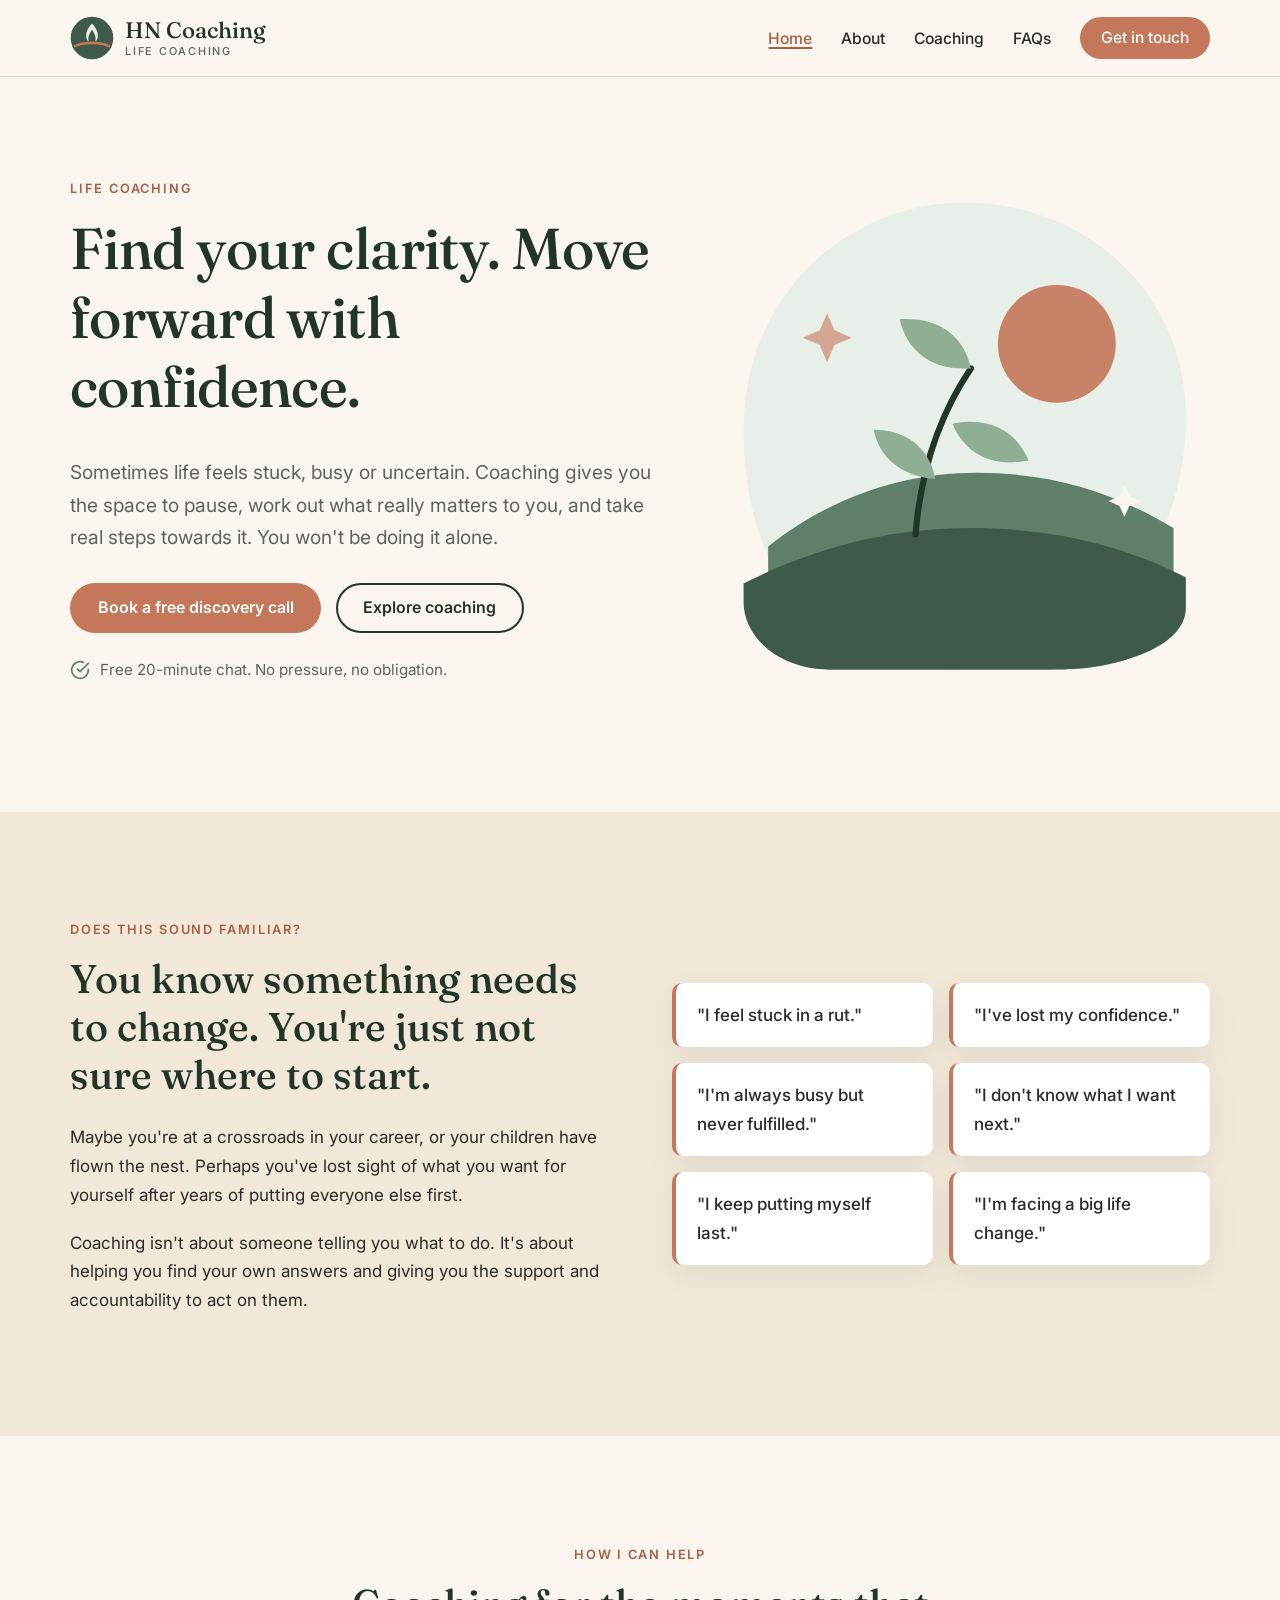
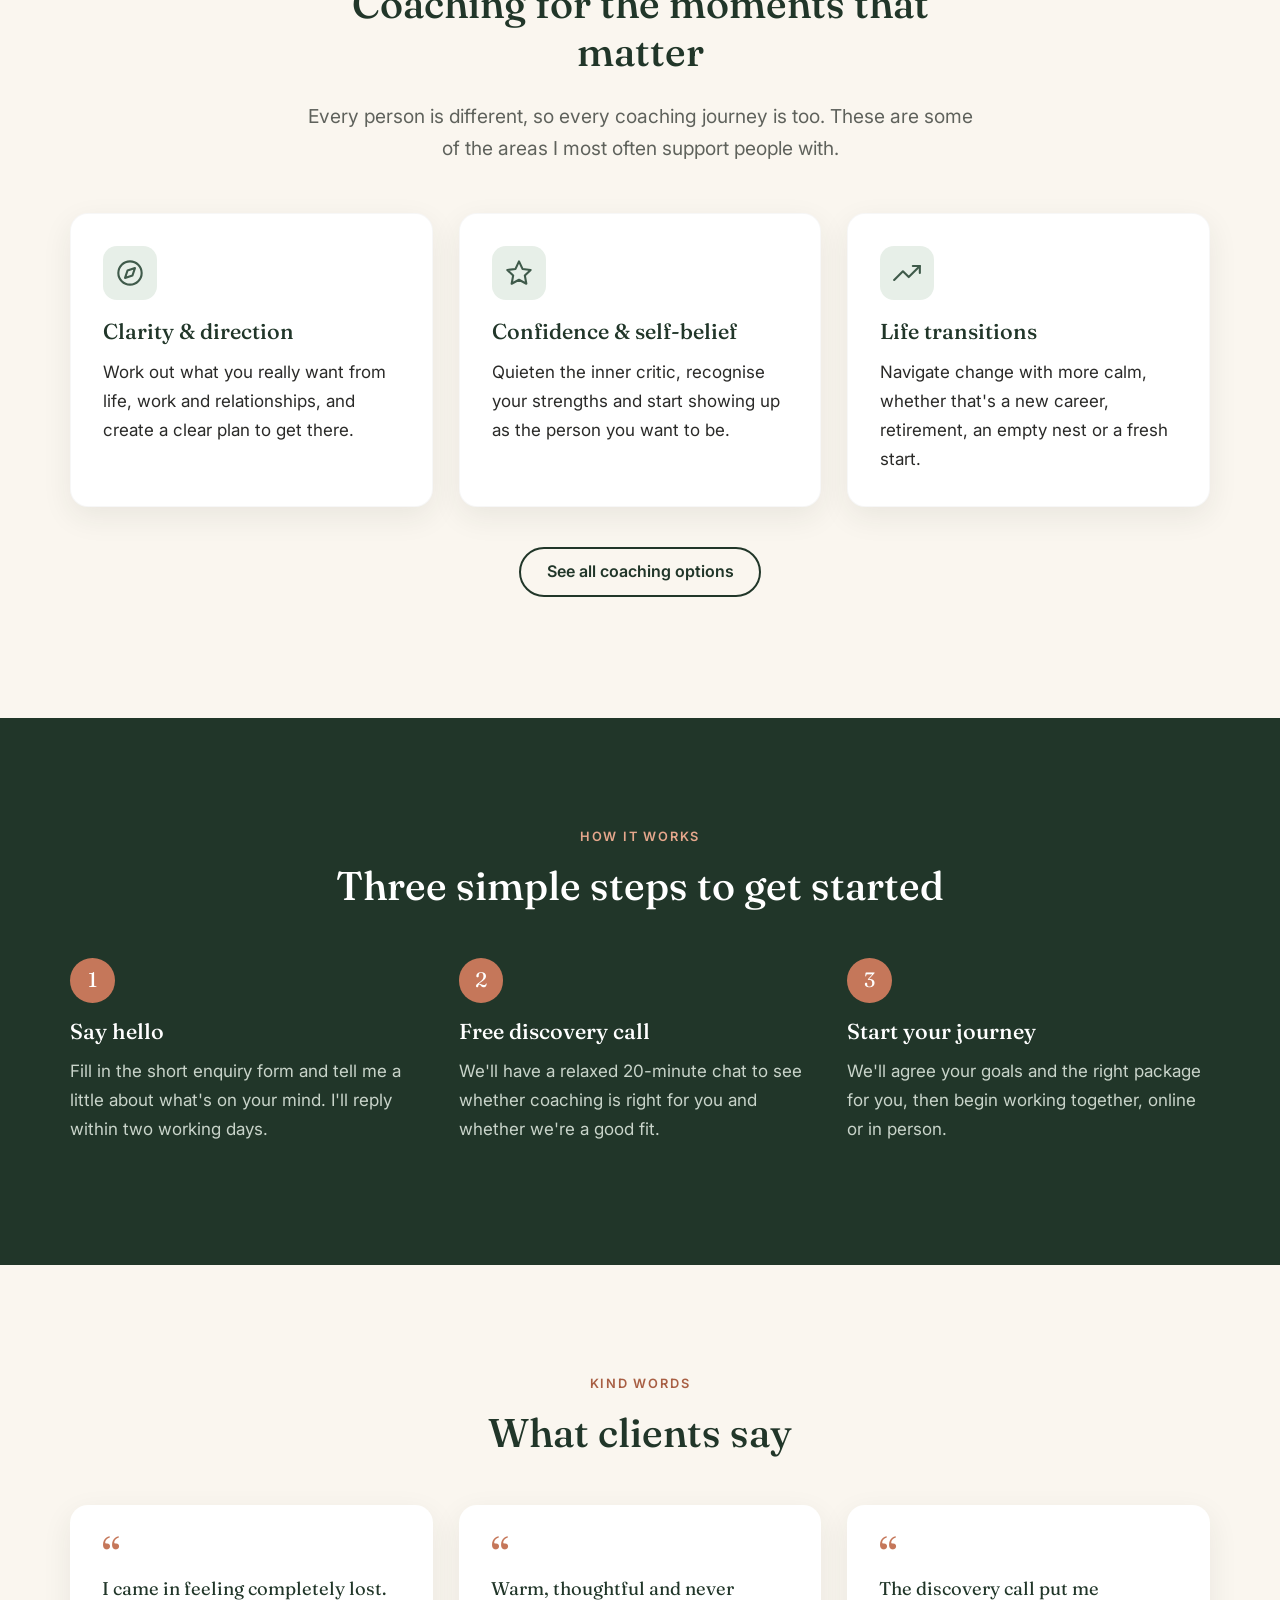
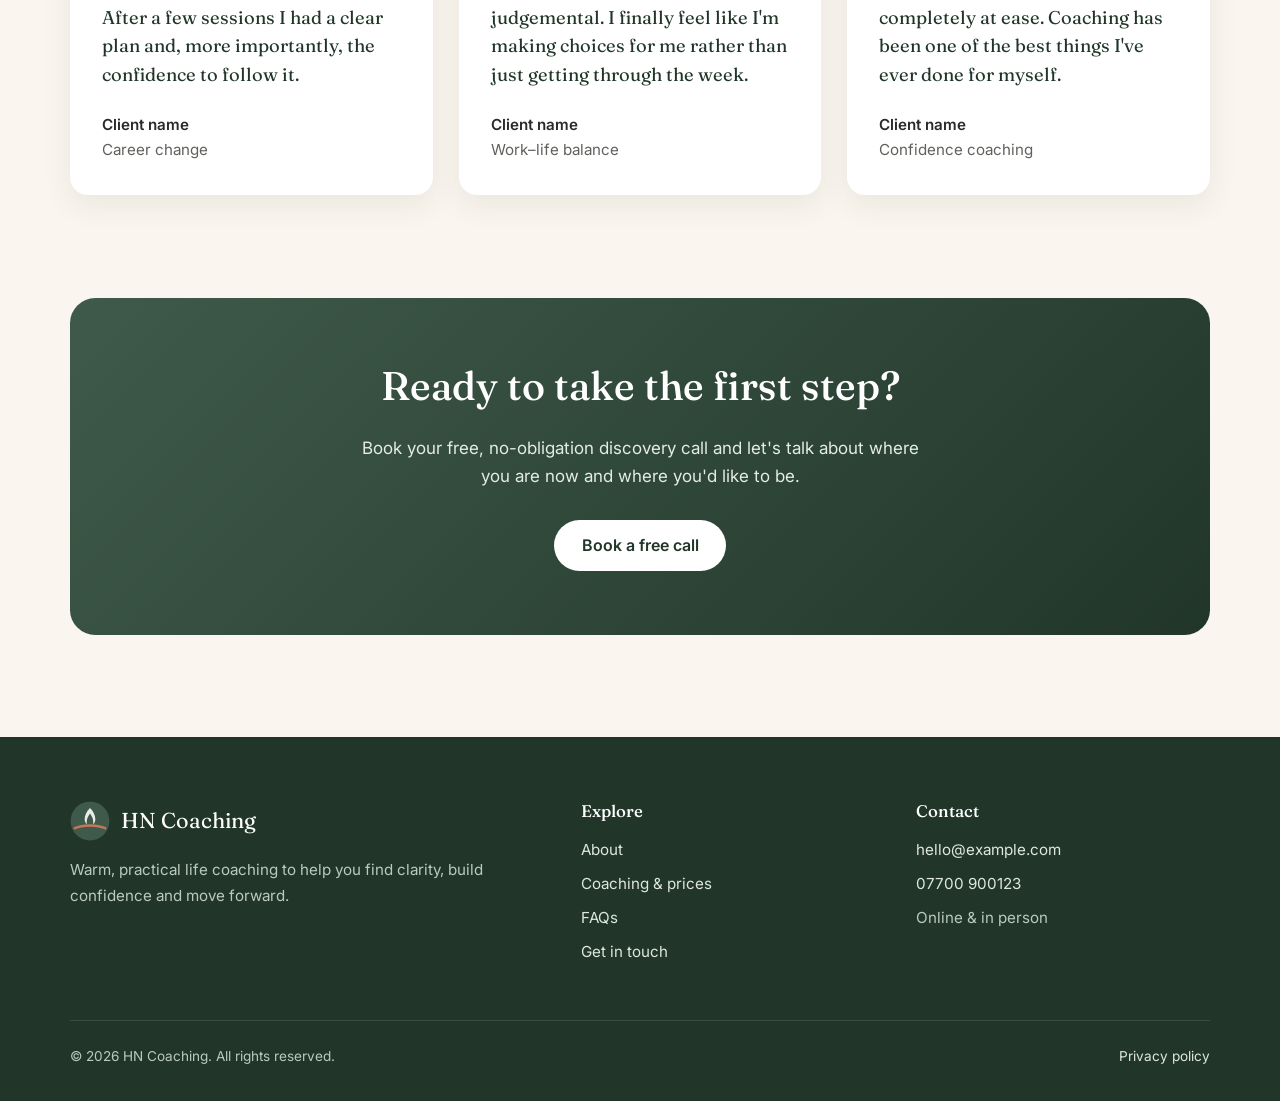
<file: index.html>
<!DOCTYPE html>
<html lang="en-GB">
<head>
  <meta charset="UTF-8">
  <meta name="viewport" content="width=device-width, initial-scale=1">
  <title>HN Coaching | Life Coaching to Help You Move Forward</title>
  <meta name="description" content="HN Coaching offers warm, practical life coaching to help you find clarity, build confidence and move forward. Book a free discovery call today.">
  <meta property="og:title" content="HN Coaching | Life Coaching">
  <meta property="og:description" content="Warm, practical life coaching to help you find clarity, build confidence and move forward.">
  <meta property="og:type" content="website">
  <link rel="icon" href="/assets/img/logo.svg" type="image/svg+xml">
  <link rel="preconnect" href="https://fonts.googleapis.com">
  <link rel="preconnect" href="https://fonts.gstatic.com" crossorigin>
  <link href="https://fonts.googleapis.com/css2?family=Fraunces:opsz,wght@9..144,400;9..144,500&family=Inter:wght@400;500;600&display=swap" rel="stylesheet">
  <link rel="stylesheet" href="/assets/css/styles.css">
  <script src="/assets/js/main.js" defer></script>
</head>
<body>
  <a class="skip-link" href="#main">Skip to content</a>

  <header class="site-header">
    <div class="container nav-wrap">
      <a class="brand" href="/">
        <img src="/assets/img/logo.svg" alt="" width="44" height="44">
        <span class="brand-name">HN Coaching<small>Life Coaching</small></span>
      </a>
      <button class="nav-toggle" aria-expanded="false" aria-controls="nav-menu" aria-label="Open menu">
        <svg viewBox="0 0 24 24" fill="none" stroke="currentColor" stroke-width="2" stroke-linecap="round"><line x1="3" y1="6" x2="21" y2="6"/><line x1="3" y1="12" x2="21" y2="12"/><line x1="3" y1="18" x2="21" y2="18"/></svg>
      </button>
      <ul class="nav-menu" id="nav-menu">
        <li><a href="/" aria-current="page">Home</a></li>
        <li><a href="/about">About</a></li>
        <li><a href="/services">Coaching</a></li>
        <li><a href="/faq">FAQs</a></li>
        <li><a class="btn btn-primary" href="/contact">Get in touch</a></li>
      </ul>
    </div>
  </header>

  <main id="main">
    <!-- Hero -->
    <section class="hero">
      <div class="container hero-grid">
        <div>
          <span class="eyebrow">Life coaching</span>
          <h1>Find your clarity. Move forward with confidence.</h1>
          <p class="lead">Sometimes life feels stuck, busy or uncertain. Coaching gives you the space to pause, work out what really matters to you, and take real steps towards it. You won't be doing it alone.</p>
          <div class="btn-row">
            <a class="btn btn-primary" href="/contact">Book a free discovery call</a>
            <a class="btn btn-outline" href="/services">Explore coaching</a>
          </div>
          <p class="hero-note">
            <svg viewBox="0 0 24 24" fill="none" stroke="currentColor" stroke-width="2" stroke-linecap="round" stroke-linejoin="round"><path d="M22 11.08V12a10 10 0 1 1-5.93-9.14"/><polyline points="22 4 12 14.01 9 11.01"/></svg>
            Free 20-minute chat. No pressure, no obligation.
          </p>
        </div>
        <div class="hero-art" aria-hidden="true">
          <svg viewBox="0 0 400 420" fill="none">
            <path d="M200 20c95 0 180 70 180 175 0 115-80 205-190 205S20 320 20 205C20 95 105 20 200 20z" fill="#e7efe8"/>
            <circle cx="275" cy="135" r="48" fill="#c5775a" opacity="0.9"/>
            <path d="M40 300c50-40 110-60 170-60s110 15 160 45v70c0 25-40 45-90 45H90c-30 0-50-20-50-45z" fill="#5f7f6b"/>
            <path d="M20 330c60-30 120-45 185-45 70 0 125 15 175 40v25c0 30-50 50-110 50H90c-40 0-70-25-70-55z" fill="#3f5a4a"/>
            <path d="M160 290c4-50 18-95 45-135" stroke="#213629" stroke-width="5" stroke-linecap="round"/>
            <path d="M205 155c-32 2-52-14-58-40 30-2 52 12 58 40z" fill="#8fae95"/>
            <path d="M190 200c30-6 52 6 62 30-30 6-52-6-62-30z" fill="#8fae95"/>
            <path d="M176 245c-28-2-46-18-50-40 26 0 45 14 50 40z" fill="#8fae95"/>
            <path d="M88 110l6 14 14 6-14 6-6 14-6-14-14-6 14-6z" fill="#c5775a" opacity="0.6"/>
            <path d="M330 250l4 9 9 4-9 4-4 9-4-9-9-4 9-4z" fill="#faf6ef"/>
          </svg>
        </div>
      </div>
    </section>

    <!-- Sound familiar -->
    <section class="section section-sand">
      <div class="container split">
        <div class="reveal">
          <span class="eyebrow">Does this sound familiar?</span>
          <h2>You know something needs to change. You're just not sure where to start.</h2>
          <p>Maybe you're at a crossroads in your career, or your children have flown the nest. Perhaps you've lost sight of what you want for yourself after years of putting everyone else first.</p>
          <p>Coaching isn't about someone telling you what to do. It's about helping you find your own answers and giving you the support and accountability to act on them.</p>
        </div>
        <div class="feelings reveal">
          <div>"I feel stuck in a rut."</div>
          <div>"I've lost my confidence."</div>
          <div>"I'm always busy but never fulfilled."</div>
          <div>"I don't know what I want next."</div>
          <div>"I keep putting myself last."</div>
          <div>"I'm facing a big life change."</div>
        </div>
      </div>
    </section>

    <!-- How I can help -->
    <section class="section">
      <div class="container">
        <div class="section-head reveal">
          <span class="eyebrow">How I can help</span>
          <h2>Coaching for the moments that matter</h2>
          <p class="lead">Every person is different, so every coaching journey is too. These are some of the areas I most often support people with.</p>
        </div>
        <div class="grid grid-3">
          <article class="card reveal">
            <div class="card-icon"><svg viewBox="0 0 24 24" fill="none" stroke="currentColor" stroke-width="1.8" stroke-linecap="round" stroke-linejoin="round"><circle cx="12" cy="12" r="10"/><polygon points="16.24 7.76 14.12 14.12 7.76 16.24 9.88 9.88 16.24 7.76"/></svg></div>
            <h3>Clarity &amp; direction</h3>
            <p>Work out what you really want from life, work and relationships, and create a clear plan to get there.</p>
          </article>
          <article class="card reveal">
            <div class="card-icon"><svg viewBox="0 0 24 24" fill="none" stroke="currentColor" stroke-width="1.8" stroke-linecap="round" stroke-linejoin="round"><path d="M12 2l3 6.5 7 .9-5 4.8 1.3 7L12 17.8 5.7 21.2 7 14.2 2 9.4l7-.9z"/></svg></div>
            <h3>Confidence &amp; self-belief</h3>
            <p>Quieten the inner critic, recognise your strengths and start showing up as the person you want to be.</p>
          </article>
          <article class="card reveal">
            <div class="card-icon"><svg viewBox="0 0 24 24" fill="none" stroke="currentColor" stroke-width="1.8" stroke-linecap="round" stroke-linejoin="round"><polyline points="23 6 13.5 15.5 8.5 10.5 1 18"/><polyline points="17 6 23 6 23 12"/></svg></div>
            <h3>Life transitions</h3>
            <p>Navigate change with more calm, whether that's a new career, retirement, an empty nest or a fresh start.</p>
          </article>
        </div>
        <p class="center" style="margin-top:2.5rem"><a class="btn btn-outline" href="/services">See all coaching options</a></p>
      </div>
    </section>

    <!-- How it works -->
    <section class="section section-forest">
      <div class="container">
        <div class="section-head reveal">
          <span class="eyebrow" style="color:#e6a78c">How it works</span>
          <h2>Three simple steps to get started</h2>
        </div>
        <div class="grid grid-3 steps">
          <div class="step reveal">
            <h3>Say hello</h3>
            <p>Fill in the short enquiry form and tell me a little about what's on your mind. I'll reply within two working days.</p>
          </div>
          <div class="step reveal">
            <h3>Free discovery call</h3>
            <p>We'll have a relaxed 20-minute chat to see whether coaching is right for you and whether we're a good fit.</p>
          </div>
          <div class="step reveal">
            <h3>Start your journey</h3>
            <p>We'll agree your goals and the right package for you, then begin working together, online or in person.</p>
          </div>
        </div>
      </div>
    </section>

    <!-- Testimonials: EXAMPLES ONLY — replace with genuine client feedback (with their permission) before going live. -->
    <section class="section">
      <div class="container">
        <div class="section-head reveal">
          <span class="eyebrow">Kind words</span>
          <h2>What clients say</h2>
        </div>
        <div class="grid grid-3">
          <figure class="quote reveal">
            <blockquote>I came in feeling completely lost. After a few sessions I had a clear plan and, more importantly, the confidence to follow it.</blockquote>
            <cite>Client name<span>Career change</span></cite>
          </figure>
          <figure class="quote reveal">
            <blockquote>Warm, thoughtful and never judgemental. I finally feel like I'm making choices for me rather than just getting through the week.</blockquote>
            <cite>Client name<span>Work–life balance</span></cite>
          </figure>
          <figure class="quote reveal">
            <blockquote>The discovery call put me completely at ease. Coaching has been one of the best things I've ever done for myself.</blockquote>
            <cite>Client name<span>Confidence coaching</span></cite>
          </figure>
        </div>
      </div>
    </section>

    <!-- CTA -->
    <section class="section" style="padding-top:0">
      <div class="container">
        <div class="cta-band reveal">
          <h2>Ready to take the first step?</h2>
          <p>Book your free, no-obligation discovery call and let's talk about where you are now and where you'd like to be.</p>
          <div class="btn-row">
            <a class="btn btn-light" href="/contact">Book a free call</a>
          </div>
        </div>
      </div>
    </section>
  </main>

  <footer class="site-footer">
    <div class="container">
      <div class="footer-grid">
        <div>
          <div class="footer-brand">
            <img src="/assets/img/logo.svg" alt="" width="40" height="40">
            <span>HN Coaching</span>
          </div>
          <p>Warm, practical life coaching to help you find clarity, build confidence and move forward.</p>
        </div>
        <div>
          <h4>Explore</h4>
          <ul>
            <li><a href="/about">About</a></li>
            <li><a href="/services">Coaching &amp; prices</a></li>
            <li><a href="/faq">FAQs</a></li>
            <li><a href="/contact">Get in touch</a></li>
          </ul>
        </div>
        <div>
          <h4>Contact</h4>
          <ul>
            <li><a href="mailto:hello@example.com">hello@example.com</a></li>
            <li><a href="tel:+447700900123">07700 900123</a></li>
            <li>Online &amp; in person</li>
          </ul>
        </div>
      </div>
      <div class="footer-bottom">
        <span>&copy; <span data-year>2026</span> HN Coaching. All rights reserved.</span>
        <a href="/privacy">Privacy policy</a>
      </div>
    </div>
  </footer>
</body>
</html>
</file>
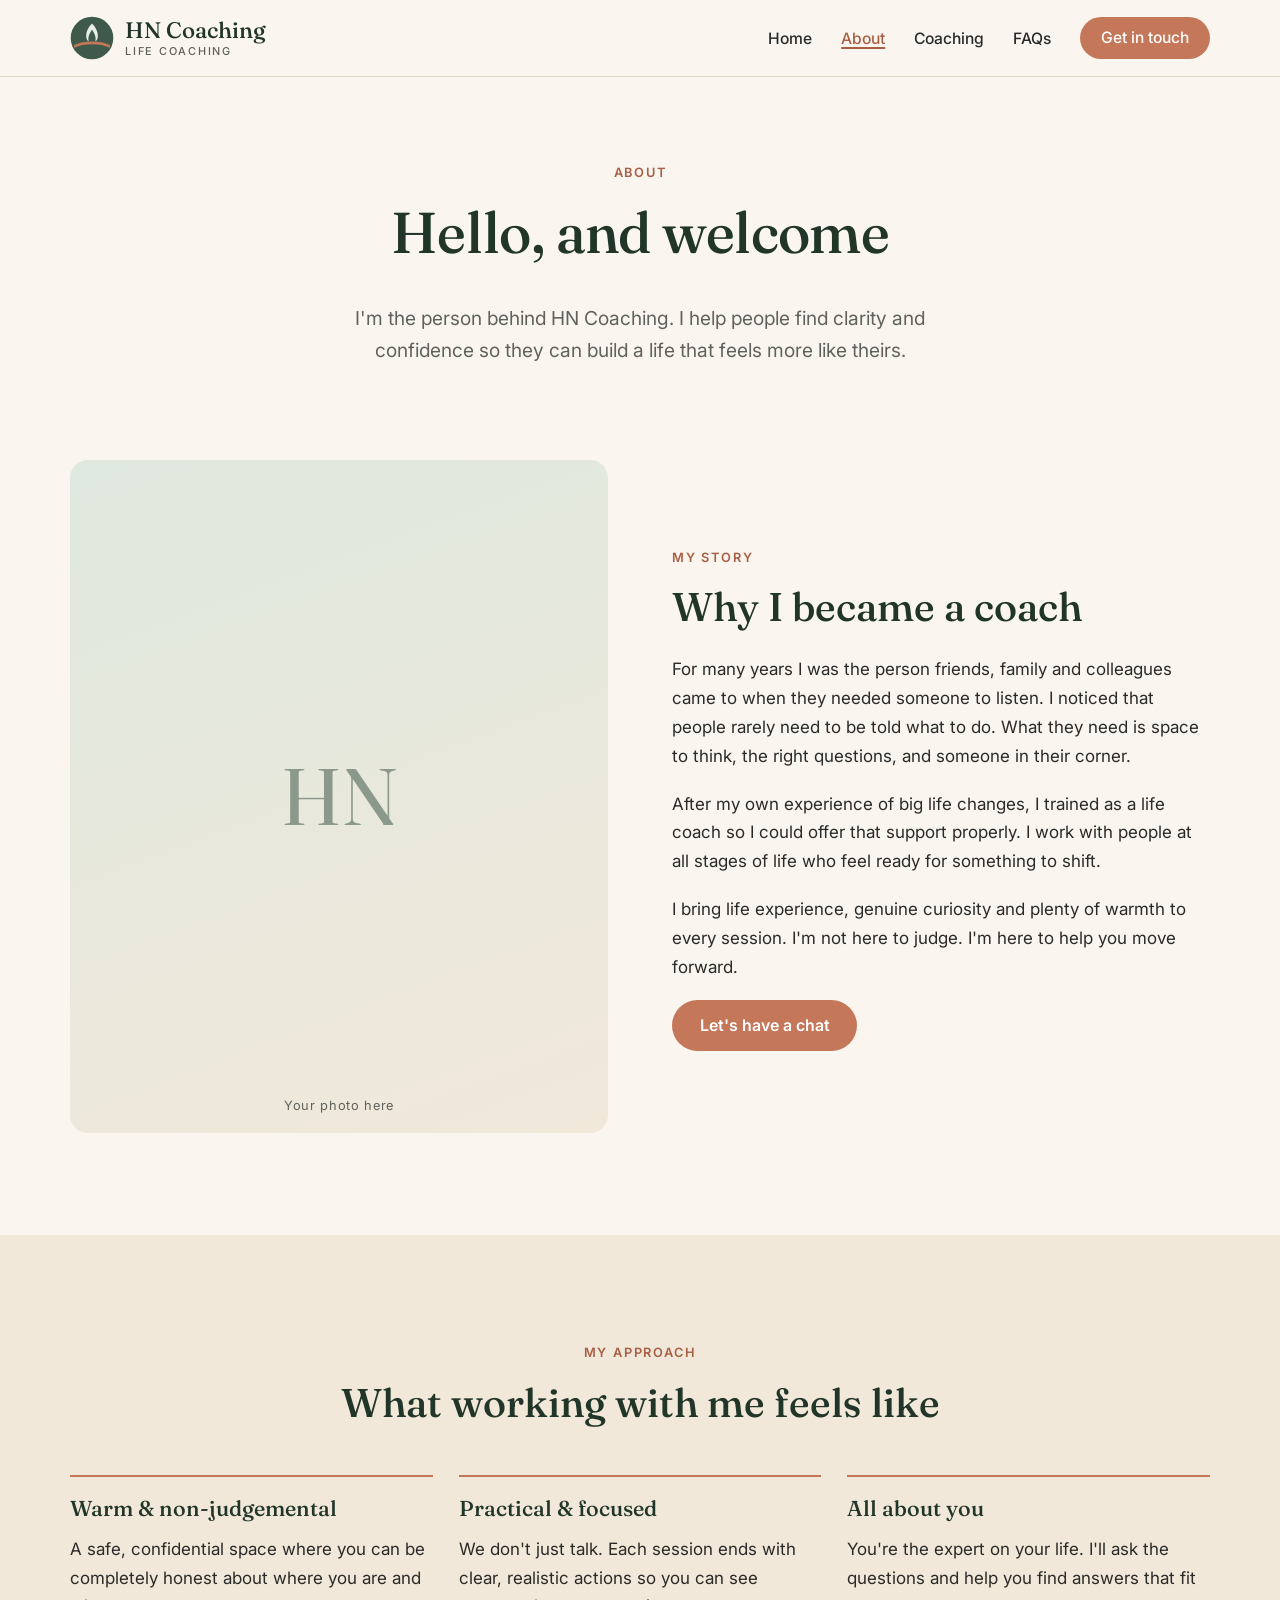
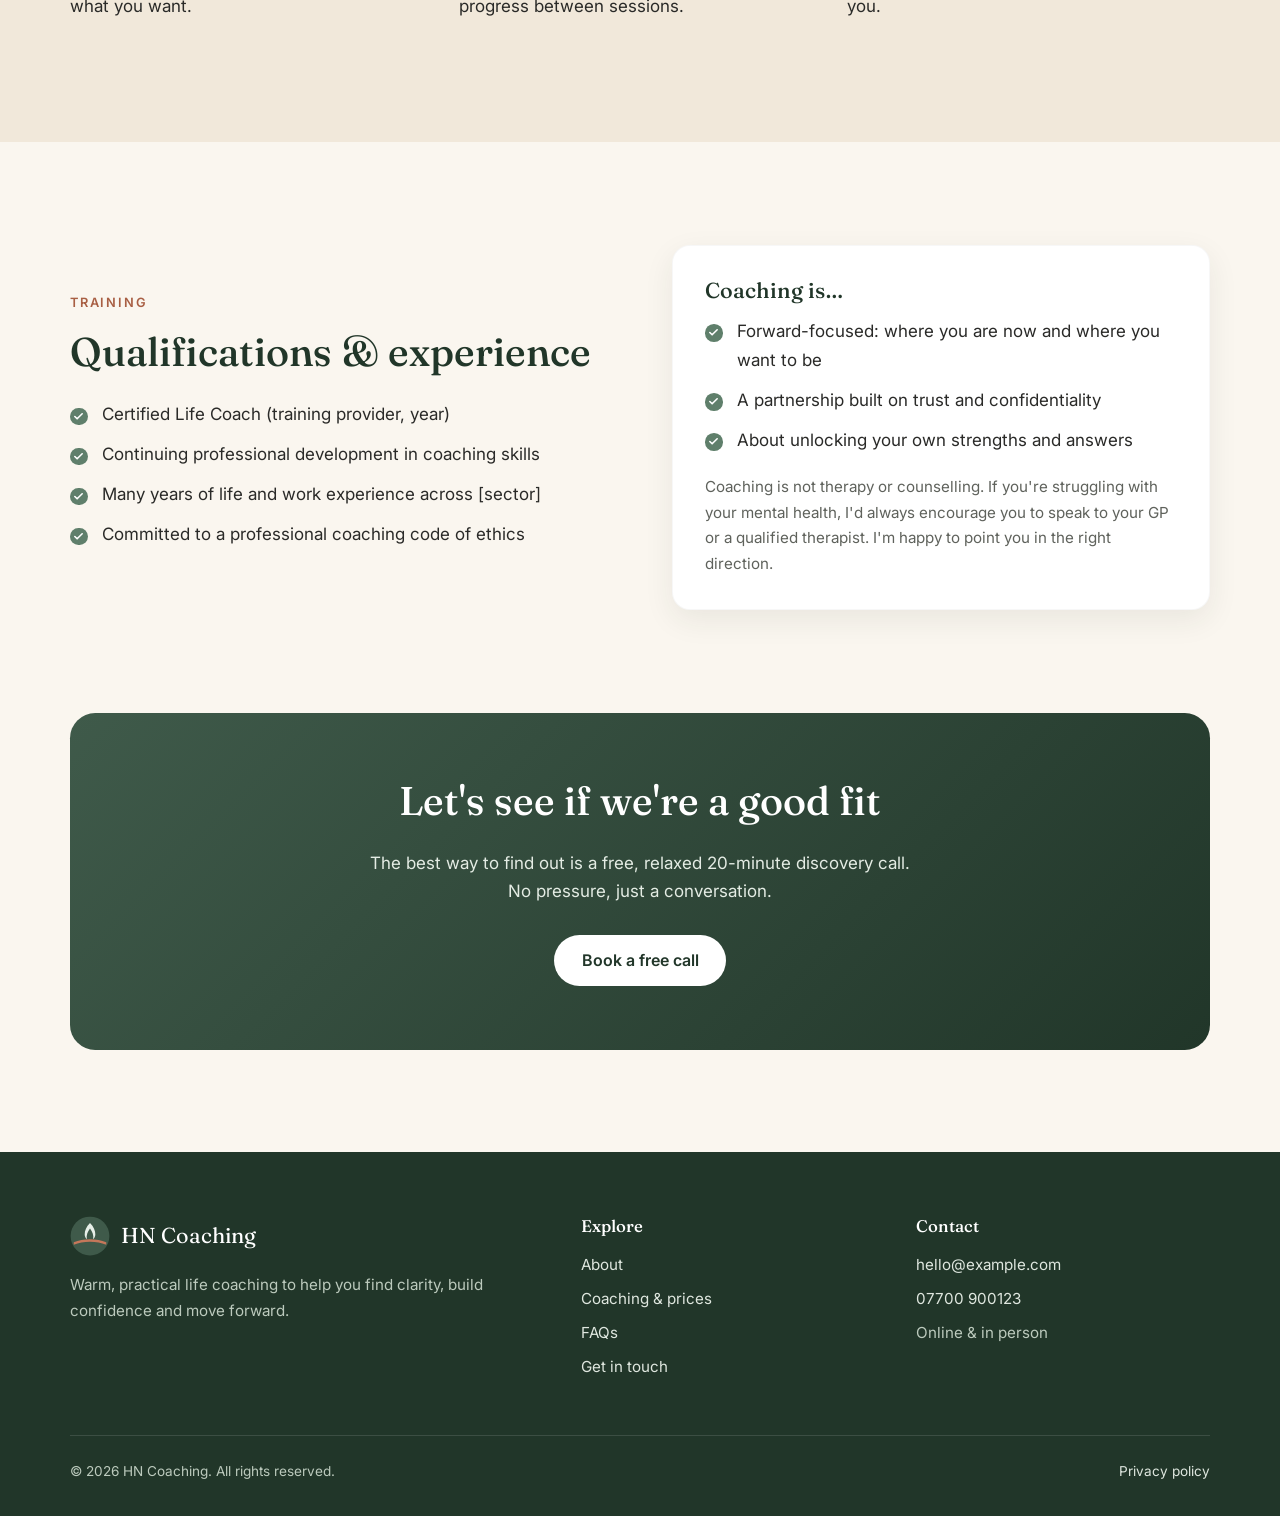
<file: about.html>
<!DOCTYPE html>
<html lang="en-GB">
<head>
  <meta charset="UTF-8">
  <meta name="viewport" content="width=device-width, initial-scale=1">
  <title>About | HN Coaching</title>
  <meta name="description" content="Meet the coach behind HN Coaching. Find out about my story, my approach and what you can expect when we work together.">
  <meta property="og:title" content="About | HN Coaching">
  <meta property="og:description" content="Meet the coach behind HN Coaching. Find out about my story, my approach and what you can expect when we work together.">
  <meta property="og:type" content="website">
  <link rel="icon" href="/assets/img/logo.svg" type="image/svg+xml">
  <link rel="preconnect" href="https://fonts.googleapis.com">
  <link rel="preconnect" href="https://fonts.gstatic.com" crossorigin>
  <link href="https://fonts.googleapis.com/css2?family=Fraunces:opsz,wght@9..144,400;9..144,500&family=Inter:wght@400;500;600&display=swap" rel="stylesheet">
  <link rel="stylesheet" href="/assets/css/styles.css">
  <script src="/assets/js/main.js" defer></script>
</head>
<body>
  <a class="skip-link" href="#main">Skip to content</a>

  <header class="site-header">
    <div class="container nav-wrap">
      <a class="brand" href="/">
        <img src="/assets/img/logo.svg" alt="" width="44" height="44">
        <span class="brand-name">HN Coaching<small>Life Coaching</small></span>
      </a>
      <button class="nav-toggle" aria-expanded="false" aria-controls="nav-menu" aria-label="Open menu">
        <svg viewBox="0 0 24 24" fill="none" stroke="currentColor" stroke-width="2" stroke-linecap="round"><line x1="3" y1="6" x2="21" y2="6"/><line x1="3" y1="12" x2="21" y2="12"/><line x1="3" y1="18" x2="21" y2="18"/></svg>
      </button>
      <ul class="nav-menu" id="nav-menu">
        <li><a href="/">Home</a></li>
        <li><a href="/about" aria-current="page">About</a></li>
        <li><a href="/services">Coaching</a></li>
        <li><a href="/faq">FAQs</a></li>
        <li><a class="btn btn-primary" href="/contact">Get in touch</a></li>
      </ul>
    </div>
  </header>

  <main id="main">
    <section class="page-hero">
      <div class="container">
        <span class="eyebrow">About</span>
        <h1>Hello, and welcome</h1>
        <p class="lead">I'm the person behind HN Coaching. I help people find clarity and confidence so they can build a life that feels more like theirs.</p>
      </div>
    </section>

    <section class="section" style="padding-top:1rem">
      <div class="container split">
        <!-- Replace this placeholder with a warm, natural photo: <img src="/assets/img/portrait.jpg" alt="..." class="portrait"> -->
        <div class="portrait reveal" role="img" aria-label="Photo coming soon">
          <span>HN</span>
          <small>Your photo here</small>
        </div>
        <div class="reveal">
          <span class="eyebrow">My story</span>
          <h2>Why I became a coach</h2>
          <p>For many years I was the person friends, family and colleagues came to when they needed someone to listen. I noticed that people rarely need to be told what to do. What they need is space to think, the right questions, and someone in their corner.</p>
          <p>After my own experience of big life changes, I trained as a life coach so I could offer that support properly. I work with people at all stages of life who feel ready for something to shift.</p>
          <p>I bring life experience, genuine curiosity and plenty of warmth to every session. I'm not here to judge. I'm here to help you move forward.</p>
          <a class="btn btn-primary" href="/contact">Let's have a chat</a>
        </div>
      </div>
    </section>

    <section class="section section-sand">
      <div class="container">
        <div class="section-head reveal">
          <span class="eyebrow">My approach</span>
          <h2>What working with me feels like</h2>
        </div>
        <div class="grid grid-3">
          <div class="value reveal">
            <h3>Warm &amp; non-judgemental</h3>
            <p>A safe, confidential space where you can be completely honest about where you are and what you want.</p>
          </div>
          <div class="value reveal">
            <h3>Practical &amp; focused</h3>
            <p>We don't just talk. Each session ends with clear, realistic actions so you can see progress between sessions.</p>
          </div>
          <div class="value reveal">
            <h3>All about you</h3>
            <p>You're the expert on your life. I'll ask the questions and help you find answers that fit you.</p>
          </div>
        </div>
      </div>
    </section>

    <section class="section">
      <div class="container split">
        <div class="reveal">
          <span class="eyebrow">Training</span>
          <h2>Qualifications &amp; experience</h2>
          <!-- Update with real qualifications and memberships -->
          <ul class="check-list">
            <li>Certified Life Coach (training provider, year)</li>
            <li>Continuing professional development in coaching skills</li>
            <li>Many years of life and work experience across [sector]</li>
            <li>Committed to a professional coaching code of ethics</li>
          </ul>
        </div>
        <div class="card reveal">
          <h3>Coaching is…</h3>
          <ul class="check-list">
            <li>Forward-focused: where you are now and where you want to be</li>
            <li>A partnership built on trust and confidentiality</li>
            <li>About unlocking your own strengths and answers</li>
          </ul>
          <p style="color:var(--muted);font-size:0.95rem">Coaching is not therapy or counselling. If you're struggling with your mental health, I'd always encourage you to speak to your GP or a qualified therapist. I'm happy to point you in the right direction.</p>
        </div>
      </div>
    </section>

    <section class="section" style="padding-top:0">
      <div class="container">
        <div class="cta-band reveal">
          <h2>Let's see if we're a good fit</h2>
          <p>The best way to find out is a free, relaxed 20-minute discovery call. No pressure, just a conversation.</p>
          <div class="btn-row"><a class="btn btn-light" href="/contact">Book a free call</a></div>
        </div>
      </div>
    </section>
  </main>

  <footer class="site-footer">
    <div class="container">
      <div class="footer-grid">
        <div>
          <div class="footer-brand">
            <img src="/assets/img/logo.svg" alt="" width="40" height="40">
            <span>HN Coaching</span>
          </div>
          <p>Warm, practical life coaching to help you find clarity, build confidence and move forward.</p>
        </div>
        <div>
          <h4>Explore</h4>
          <ul>
            <li><a href="/about">About</a></li>
            <li><a href="/services">Coaching &amp; prices</a></li>
            <li><a href="/faq">FAQs</a></li>
            <li><a href="/contact">Get in touch</a></li>
          </ul>
        </div>
        <div>
          <h4>Contact</h4>
          <ul>
            <li><a href="mailto:hello@example.com">hello@example.com</a></li>
            <li><a href="tel:+447700900123">07700 900123</a></li>
            <li>Online &amp; in person</li>
          </ul>
        </div>
      </div>
      <div class="footer-bottom">
        <span>&copy; <span data-year>2026</span> HN Coaching. All rights reserved.</span>
        <a href="/privacy">Privacy policy</a>
      </div>
    </div>
  </footer>
</body>
</html>
</file>
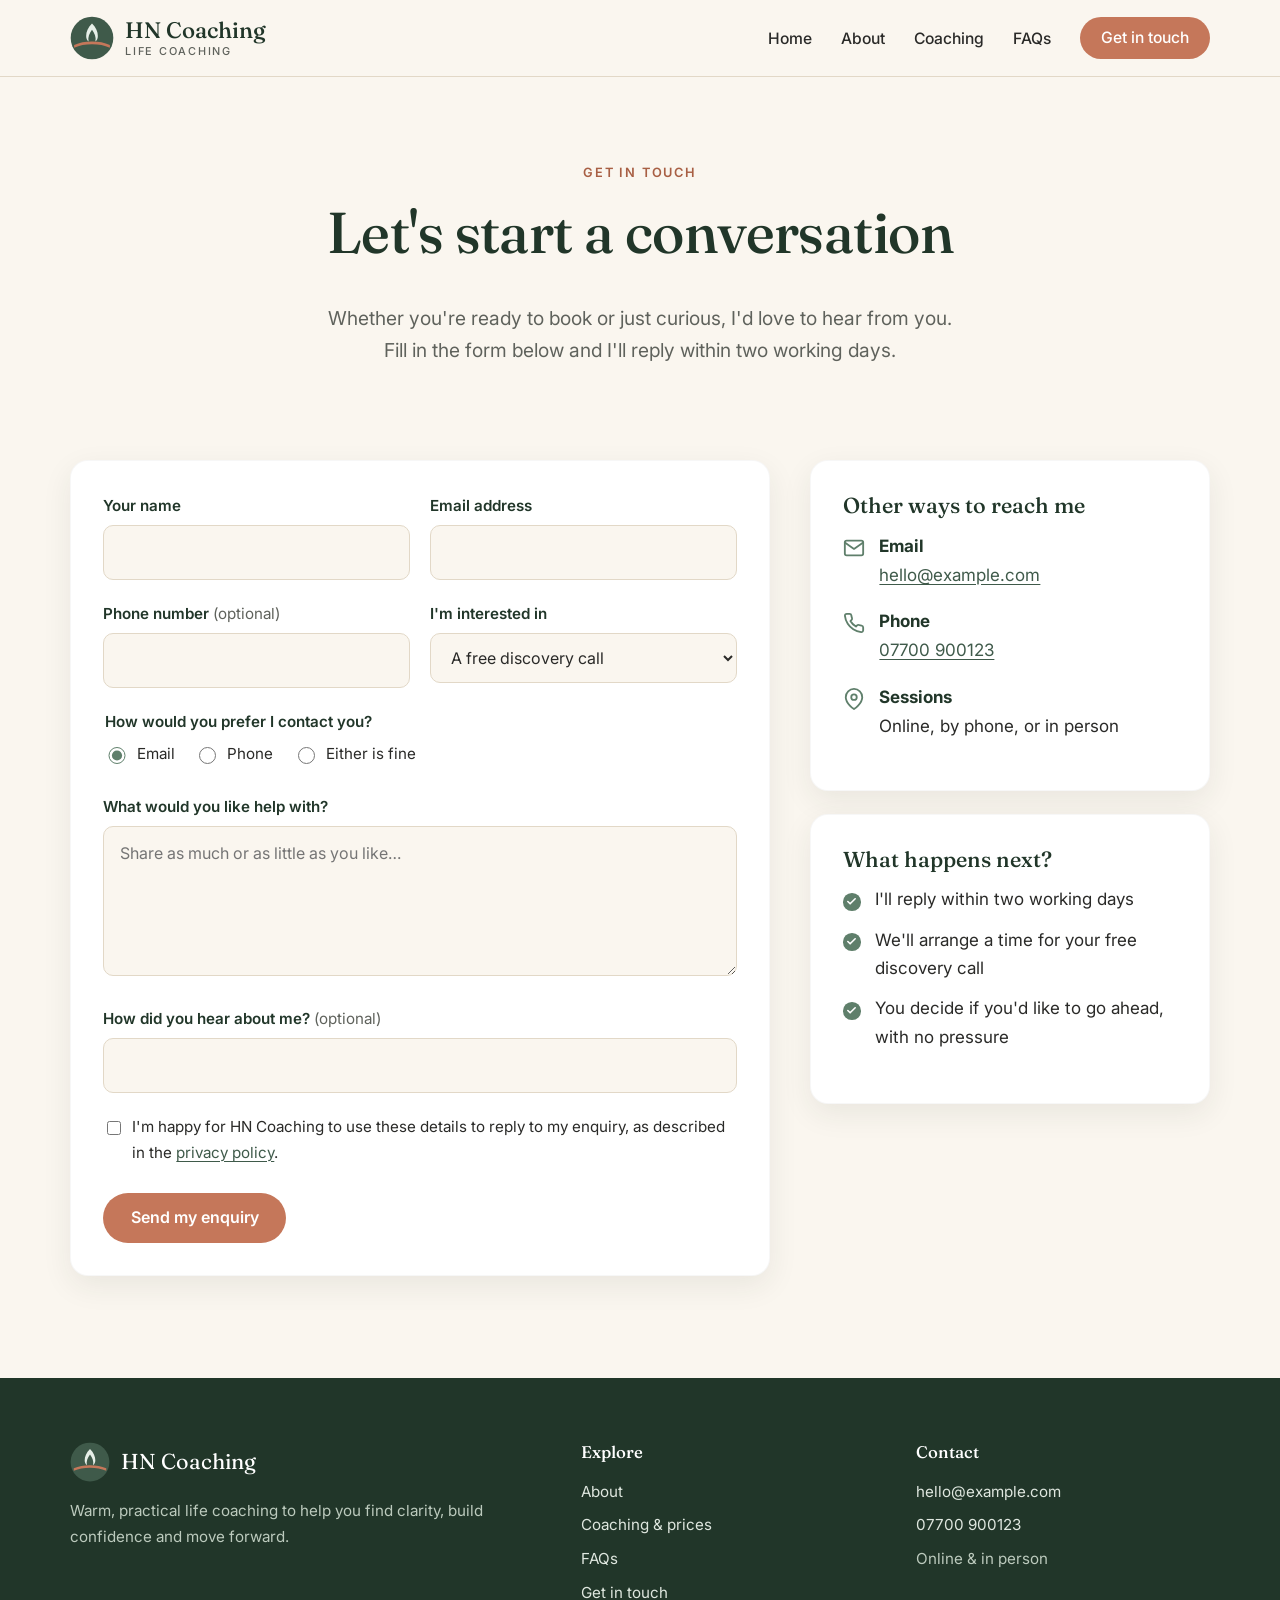
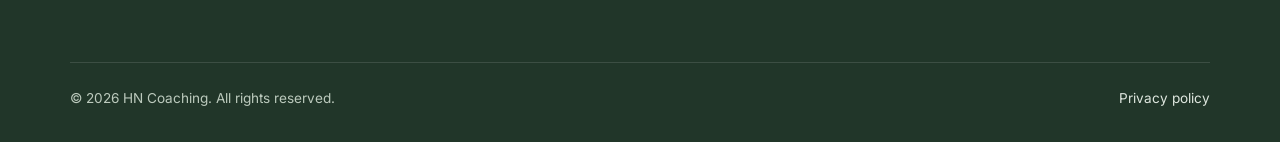
<file: contact.html>
<!DOCTYPE html>
<html lang="en-GB">
<head>
  <meta charset="UTF-8">
  <meta name="viewport" content="width=device-width, initial-scale=1">
  <title>Get in Touch | HN Coaching</title>
  <meta name="description" content="Send an enquiry or book a free 20-minute discovery call with HN Coaching.">
  <meta property="og:title" content="Get in Touch | HN Coaching">
  <meta property="og:description" content="Send an enquiry or book a free 20-minute discovery call with HN Coaching.">
  <meta property="og:type" content="website">
  <link rel="icon" href="/assets/img/logo.svg" type="image/svg+xml">
  <link rel="preconnect" href="https://fonts.googleapis.com">
  <link rel="preconnect" href="https://fonts.gstatic.com" crossorigin>
  <link href="https://fonts.googleapis.com/css2?family=Fraunces:opsz,wght@9..144,400;9..144,500&family=Inter:wght@400;500;600&display=swap" rel="stylesheet">
  <link rel="stylesheet" href="/assets/css/styles.css">
  <script src="/assets/js/main.js" defer></script>
</head>
<body>
  <a class="skip-link" href="#main">Skip to content</a>

  <header class="site-header">
    <div class="container nav-wrap">
      <a class="brand" href="/">
        <img src="/assets/img/logo.svg" alt="" width="44" height="44">
        <span class="brand-name">HN Coaching<small>Life Coaching</small></span>
      </a>
      <button class="nav-toggle" aria-expanded="false" aria-controls="nav-menu" aria-label="Open menu">
        <svg viewBox="0 0 24 24" fill="none" stroke="currentColor" stroke-width="2" stroke-linecap="round"><line x1="3" y1="6" x2="21" y2="6"/><line x1="3" y1="12" x2="21" y2="12"/><line x1="3" y1="18" x2="21" y2="18"/></svg>
      </button>
      <ul class="nav-menu" id="nav-menu">
        <li><a href="/">Home</a></li>
        <li><a href="/about">About</a></li>
        <li><a href="/services">Coaching</a></li>
        <li><a href="/faq">FAQs</a></li>
        <li><a class="btn btn-primary" href="/contact" aria-current="page">Get in touch</a></li>
      </ul>
    </div>
  </header>

  <main id="main">
    <section class="page-hero">
      <div class="container">
        <span class="eyebrow">Get in touch</span>
        <h1>Let's start a conversation</h1>
        <p class="lead">Whether you're ready to book or just curious, I'd love to hear from you. Fill in the form below and I'll reply within two working days.</p>
      </div>
    </section>

    <section class="section" style="padding-top:1rem">
      <div class="container contact-grid">
        <div class="card">
          <!--
            The form is sent by Web3Forms (free, no account needed).
            1. Go to https://web3forms.com, enter the email address that should receive enquiries.
            2. Paste the access key you're emailed into the "access_key" value below.
            3. Change the "redirect" value to your real domain.
          -->
          <form id="enquiry-form" action="https://api.web3forms.com/submit" method="POST">
            <input type="hidden" name="access_key" value="YOUR_WEB3FORMS_ACCESS_KEY">
            <input type="hidden" name="subject" value="New enquiry from the HN Coaching website">
            <input type="hidden" name="from_name" value="HN Coaching website">
            <input type="hidden" name="redirect" value="https://yourdomain.com/thank-you">
            <input type="checkbox" name="botcheck" class="hidden-field" tabindex="-1" autocomplete="off" aria-hidden="true">

            <div class="form-row">
              <div class="field">
                <label for="name">Your name</label>
                <input type="text" id="name" name="name" autocomplete="name" required>
              </div>
              <div class="field">
                <label for="email">Email address</label>
                <input type="email" id="email" name="email" autocomplete="email" required>
              </div>
            </div>

            <div class="form-row">
              <div class="field">
                <label for="phone">Phone number <span class="optional">(optional)</span></label>
                <input type="tel" id="phone" name="phone" autocomplete="tel">
              </div>
              <div class="field">
                <label for="interest">I'm interested in</label>
                <select id="interest" name="interest">
                  <option value="Free discovery call" data-package="discovery">A free discovery call</option>
                  <option value="Single session" data-package="single">A single session</option>
                  <option value="Six-session programme" data-package="programme">The six-session programme</option>
                  <option value="Not sure yet">I'm not sure yet</option>
                </select>
              </div>
            </div>

            <fieldset class="field">
              <legend>How would you prefer I contact you?</legend>
              <div class="radio-row">
                <label><input type="radio" name="preferred_contact" value="Email" checked> Email</label>
                <label><input type="radio" name="preferred_contact" value="Phone"> Phone</label>
                <label><input type="radio" name="preferred_contact" value="Either"> Either is fine</label>
              </div>
            </fieldset>

            <div class="field">
              <label for="message">What would you like help with?</label>
              <textarea id="message" name="message" placeholder="Share as much or as little as you like…" required></textarea>
            </div>

            <div class="field">
              <label for="heard">How did you hear about me? <span class="optional">(optional)</span></label>
              <input type="text" id="heard" name="heard_about">
            </div>

            <div class="field checkbox">
              <label><input type="checkbox" name="consent" value="Yes" required> <span>I'm happy for HN Coaching to use these details to reply to my enquiry, as described in the <a href="/privacy">privacy policy</a>.</span></label>
            </div>

            <button type="submit" class="btn btn-primary">Send my enquiry</button>
            <div id="form-status" class="form-status" role="status" aria-live="polite"></div>
          </form>
        </div>

        <aside class="contact-aside">
          <div class="card">
            <h3>Other ways to reach me</h3>
            <div class="contact-item">
              <svg viewBox="0 0 24 24" fill="none" stroke="currentColor" stroke-width="2" stroke-linecap="round" stroke-linejoin="round"><path d="M4 4h16c1.1 0 2 .9 2 2v12c0 1.1-.9 2-2 2H4c-1.1 0-2-.9-2-2V6c0-1.1.9-2 2-2z"/><polyline points="22,6 12,13 2,6"/></svg>
              <div><strong>Email</strong><a href="mailto:hello@example.com">hello@example.com</a></div>
            </div>
            <div class="contact-item">
              <svg viewBox="0 0 24 24" fill="none" stroke="currentColor" stroke-width="2" stroke-linecap="round" stroke-linejoin="round"><path d="M22 16.92v3a2 2 0 0 1-2.18 2 19.8 19.8 0 0 1-8.63-3.07 19.5 19.5 0 0 1-6-6A19.8 19.8 0 0 1 2.1 4.2 2 2 0 0 1 4.1 2h3a2 2 0 0 1 2 1.72c.13.96.36 1.9.7 2.81a2 2 0 0 1-.45 2.11L8.1 9.9a16 16 0 0 0 6 6l1.27-1.27a2 2 0 0 1 2.11-.45c.91.34 1.85.57 2.81.7A2 2 0 0 1 22 16.92z"/></svg>
              <div><strong>Phone</strong><a href="tel:+447700900123">07700 900123</a></div>
            </div>
            <div class="contact-item">
              <svg viewBox="0 0 24 24" fill="none" stroke="currentColor" stroke-width="2" stroke-linecap="round" stroke-linejoin="round"><path d="M21 10c0 7-9 13-9 13s-9-6-9-13a9 9 0 0 1 18 0z"/><circle cx="12" cy="10" r="3"/></svg>
              <div><strong>Sessions</strong>Online, by phone, or in person</div>
            </div>
          </div>
          <div class="card">
            <h3>What happens next?</h3>
            <ul class="check-list">
              <li>I'll reply within two working days</li>
              <li>We'll arrange a time for your free discovery call</li>
              <li>You decide if you'd like to go ahead, with no pressure</li>
            </ul>
          </div>
        </aside>
      </div>
    </section>
  </main>

  <footer class="site-footer">
    <div class="container">
      <div class="footer-grid">
        <div>
          <div class="footer-brand">
            <img src="/assets/img/logo.svg" alt="" width="40" height="40">
            <span>HN Coaching</span>
          </div>
          <p>Warm, practical life coaching to help you find clarity, build confidence and move forward.</p>
        </div>
        <div>
          <h4>Explore</h4>
          <ul>
            <li><a href="/about">About</a></li>
            <li><a href="/services">Coaching &amp; prices</a></li>
            <li><a href="/faq">FAQs</a></li>
            <li><a href="/contact">Get in touch</a></li>
          </ul>
        </div>
        <div>
          <h4>Contact</h4>
          <ul>
            <li><a href="mailto:hello@example.com">hello@example.com</a></li>
            <li><a href="tel:+447700900123">07700 900123</a></li>
            <li>Online &amp; in person</li>
          </ul>
        </div>
      </div>
      <div class="footer-bottom">
        <span>&copy; <span data-year>2026</span> HN Coaching. All rights reserved.</span>
        <a href="/privacy">Privacy policy</a>
      </div>
    </div>
  </footer>
</body>
</html>
</file>
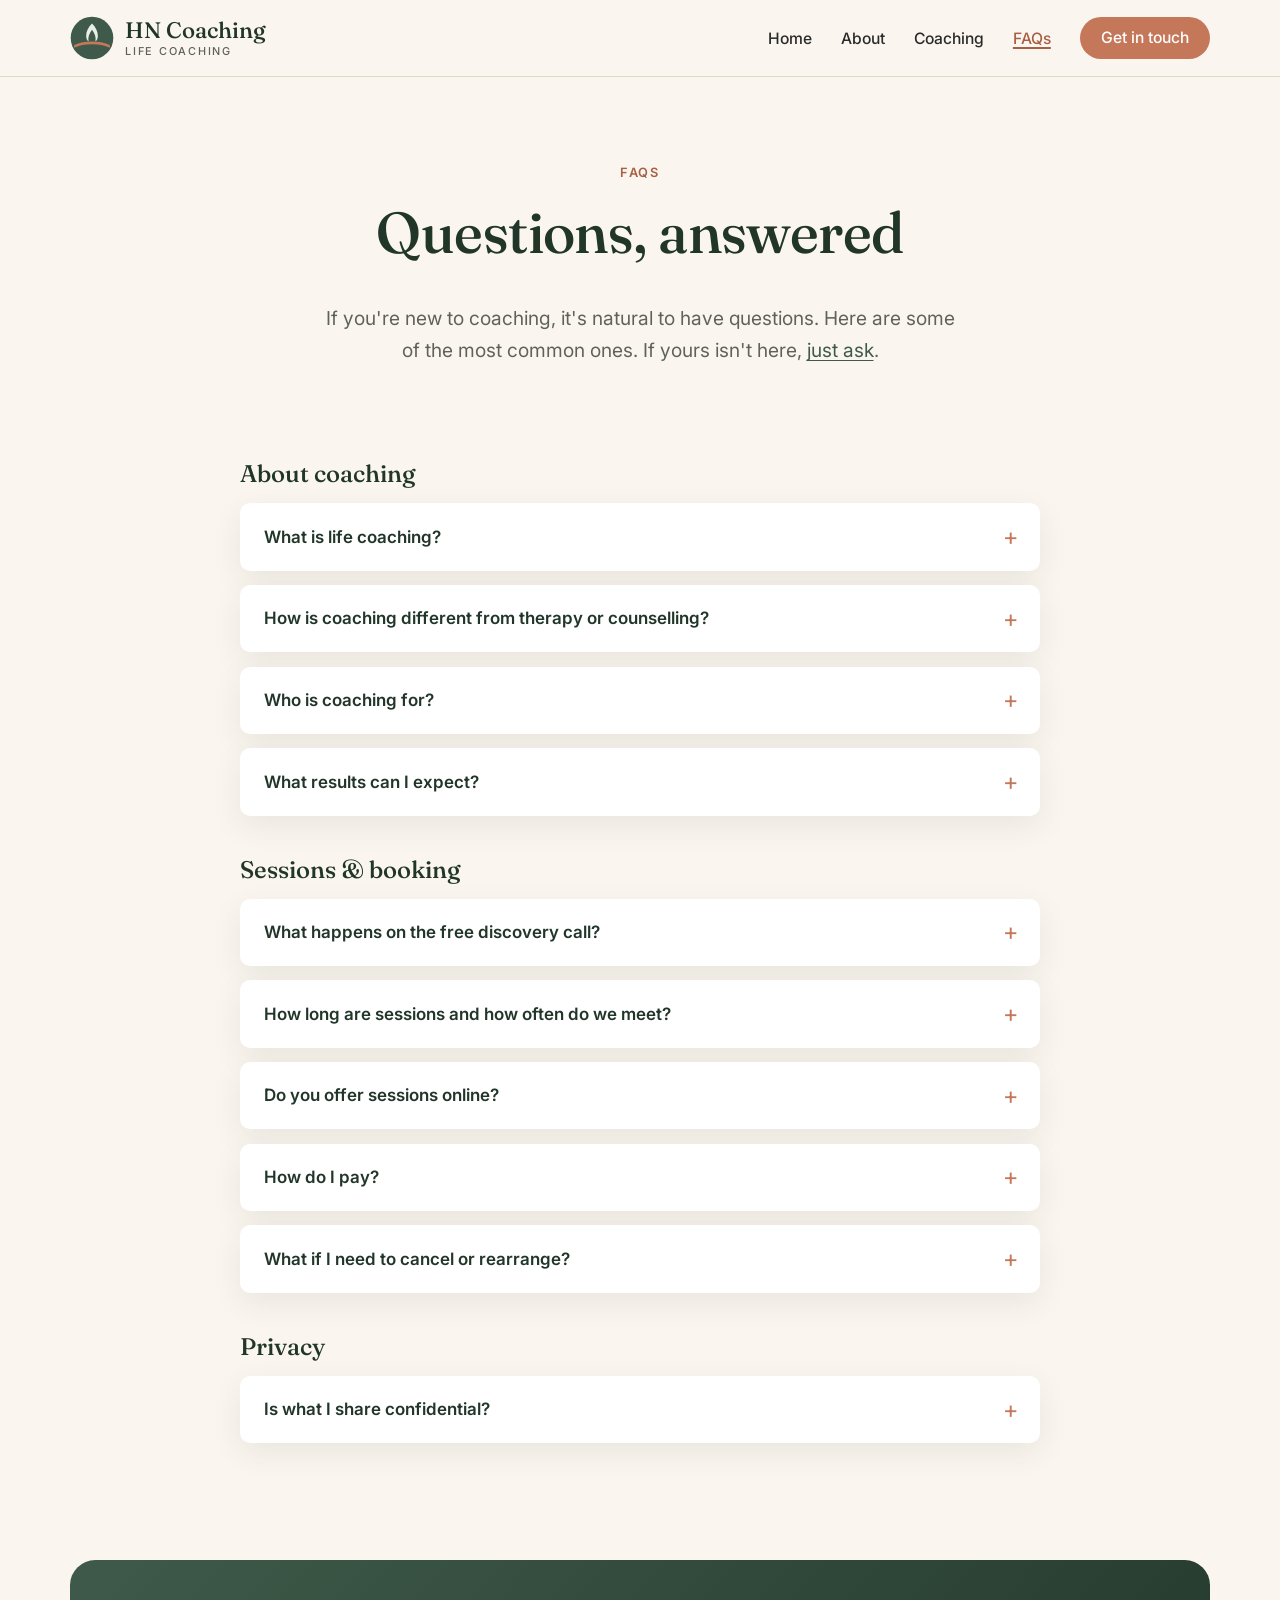
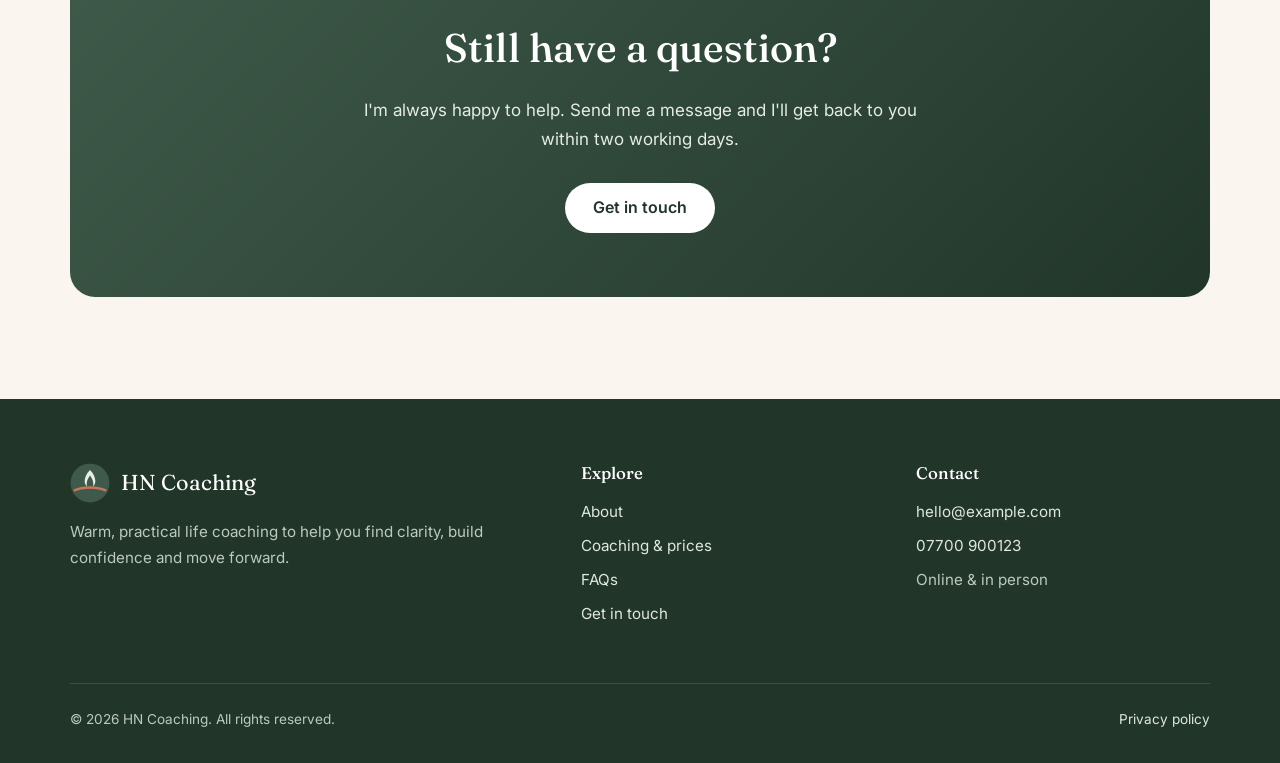
<file: faq.html>
<!DOCTYPE html>
<html lang="en-GB">
<head>
  <meta charset="UTF-8">
  <meta name="viewport" content="width=device-width, initial-scale=1">
  <title>FAQs | HN Coaching</title>
  <meta name="description" content="Answers to common questions about life coaching with HN Coaching: what it is, how sessions work, prices, confidentiality and more.">
  <meta property="og:title" content="FAQs | HN Coaching">
  <meta property="og:description" content="Answers to common questions about life coaching with HN Coaching: what it is, how sessions work, prices, confidentiality and more.">
  <meta property="og:type" content="website">
  <link rel="icon" href="/assets/img/logo.svg" type="image/svg+xml">
  <link rel="preconnect" href="https://fonts.googleapis.com">
  <link rel="preconnect" href="https://fonts.gstatic.com" crossorigin>
  <link href="https://fonts.googleapis.com/css2?family=Fraunces:opsz,wght@9..144,400;9..144,500&family=Inter:wght@400;500;600&display=swap" rel="stylesheet">
  <link rel="stylesheet" href="/assets/css/styles.css">
  <script src="/assets/js/main.js" defer></script>
</head>
<body>
  <a class="skip-link" href="#main">Skip to content</a>

  <header class="site-header">
    <div class="container nav-wrap">
      <a class="brand" href="/">
        <img src="/assets/img/logo.svg" alt="" width="44" height="44">
        <span class="brand-name">HN Coaching<small>Life Coaching</small></span>
      </a>
      <button class="nav-toggle" aria-expanded="false" aria-controls="nav-menu" aria-label="Open menu">
        <svg viewBox="0 0 24 24" fill="none" stroke="currentColor" stroke-width="2" stroke-linecap="round"><line x1="3" y1="6" x2="21" y2="6"/><line x1="3" y1="12" x2="21" y2="12"/><line x1="3" y1="18" x2="21" y2="18"/></svg>
      </button>
      <ul class="nav-menu" id="nav-menu">
        <li><a href="/">Home</a></li>
        <li><a href="/about">About</a></li>
        <li><a href="/services">Coaching</a></li>
        <li><a href="/faq" aria-current="page">FAQs</a></li>
        <li><a class="btn btn-primary" href="/contact">Get in touch</a></li>
      </ul>
    </div>
  </header>

  <main id="main">
    <section class="page-hero">
      <div class="container">
        <span class="eyebrow">FAQs</span>
        <h1>Questions, answered</h1>
        <p class="lead">If you're new to coaching, it's natural to have questions. Here are some of the most common ones. If yours isn't here, <a href="/contact">just ask</a>.</p>
      </div>
    </section>

    <section class="section" style="padding-top:1rem">
      <div class="container faq">
        <h2>About coaching</h2>
        <details>
          <summary>What is life coaching?</summary>
          <div><p>Life coaching is a supportive, forward-focused conversation that helps you get clear on what you want, understand what's holding you back and take practical steps towards your goals. I won't give you the answers. I'll help you find your own.</p></div>
        </details>
        <details>
          <summary>How is coaching different from therapy or counselling?</summary>
          <div><p>Therapy often explores the past and helps people heal from difficult experiences or manage mental health conditions. Coaching focuses on the present and future: where you are now, where you want to be and how to get there. If I feel you'd benefit more from therapy, I'll always tell you honestly.</p></div>
        </details>
        <details>
          <summary>Who is coaching for?</summary>
          <div><p>Anyone who feels ready for a change and is willing to put in some effort to make it happen. You don't need to have everything figured out. Many people come to coaching precisely because they don't.</p></div>
        </details>
        <details>
          <summary>What results can I expect?</summary>
          <div><p>Most clients leave with more clarity, more confidence and a concrete plan. Real change comes from the actions you take between sessions, so the more you put in, the more you'll get out.</p></div>
        </details>

        <h2>Sessions &amp; booking</h2>
        <details>
          <summary>What happens on the free discovery call?</summary>
          <div><p>It's a relaxed 20-minute chat by phone or video. You can tell me a little about what's going on, ask any questions, and we'll both get a feel for whether we'd work well together. There's no obligation to book anything afterwards.</p></div>
        </details>
        <details>
          <summary>How long are sessions and how often do we meet?</summary>
          <div><p>Sessions last 60 minutes. Most clients meet every two to three weeks, which gives time to take action between sessions, but we can agree whatever works best for you.</p></div>
        </details>
        <details>
          <summary>Do you offer sessions online?</summary>
          <div><p>Yes. Sessions can take place by video call, by phone, or in person. Online sessions work just as well as face-to-face for most people.</p></div>
        </details>
        <details>
          <summary>How do I pay?</summary>
          <div><p>Payment is by bank transfer before each session, or before the first session for programmes. I'll send you all the details once you've decided to go ahead.</p></div>
        </details>
        <details>
          <summary>What if I need to cancel or rearrange?</summary>
          <div><p>Life happens! Just let me know at least 48 hours in advance and we'll rearrange at no cost. Sessions cancelled with less notice may be charged.</p></div>
        </details>

        <h2>Privacy</h2>
        <details>
          <summary>Is what I share confidential?</summary>
          <div><p>Absolutely. Everything you share stays between us. The only exception would be if I believed you or someone else was at serious risk of harm. See the <a href="/privacy">privacy policy</a> for how your personal details are handled.</p></div>
        </details>
      </div>
    </section>

    <section class="section" style="padding-top:0">
      <div class="container">
        <div class="cta-band reveal">
          <h2>Still have a question?</h2>
          <p>I'm always happy to help. Send me a message and I'll get back to you within two working days.</p>
          <div class="btn-row"><a class="btn btn-light" href="/contact">Get in touch</a></div>
        </div>
      </div>
    </section>
  </main>

  <footer class="site-footer">
    <div class="container">
      <div class="footer-grid">
        <div>
          <div class="footer-brand">
            <img src="/assets/img/logo.svg" alt="" width="40" height="40">
            <span>HN Coaching</span>
          </div>
          <p>Warm, practical life coaching to help you find clarity, build confidence and move forward.</p>
        </div>
        <div>
          <h4>Explore</h4>
          <ul>
            <li><a href="/about">About</a></li>
            <li><a href="/services">Coaching &amp; prices</a></li>
            <li><a href="/faq">FAQs</a></li>
            <li><a href="/contact">Get in touch</a></li>
          </ul>
        </div>
        <div>
          <h4>Contact</h4>
          <ul>
            <li><a href="mailto:hello@example.com">hello@example.com</a></li>
            <li><a href="tel:+447700900123">07700 900123</a></li>
            <li>Online &amp; in person</li>
          </ul>
        </div>
      </div>
      <div class="footer-bottom">
        <span>&copy; <span data-year>2026</span> HN Coaching. All rights reserved.</span>
        <a href="/privacy">Privacy policy</a>
      </div>
    </div>
  </footer>
</body>
</html>
</file>
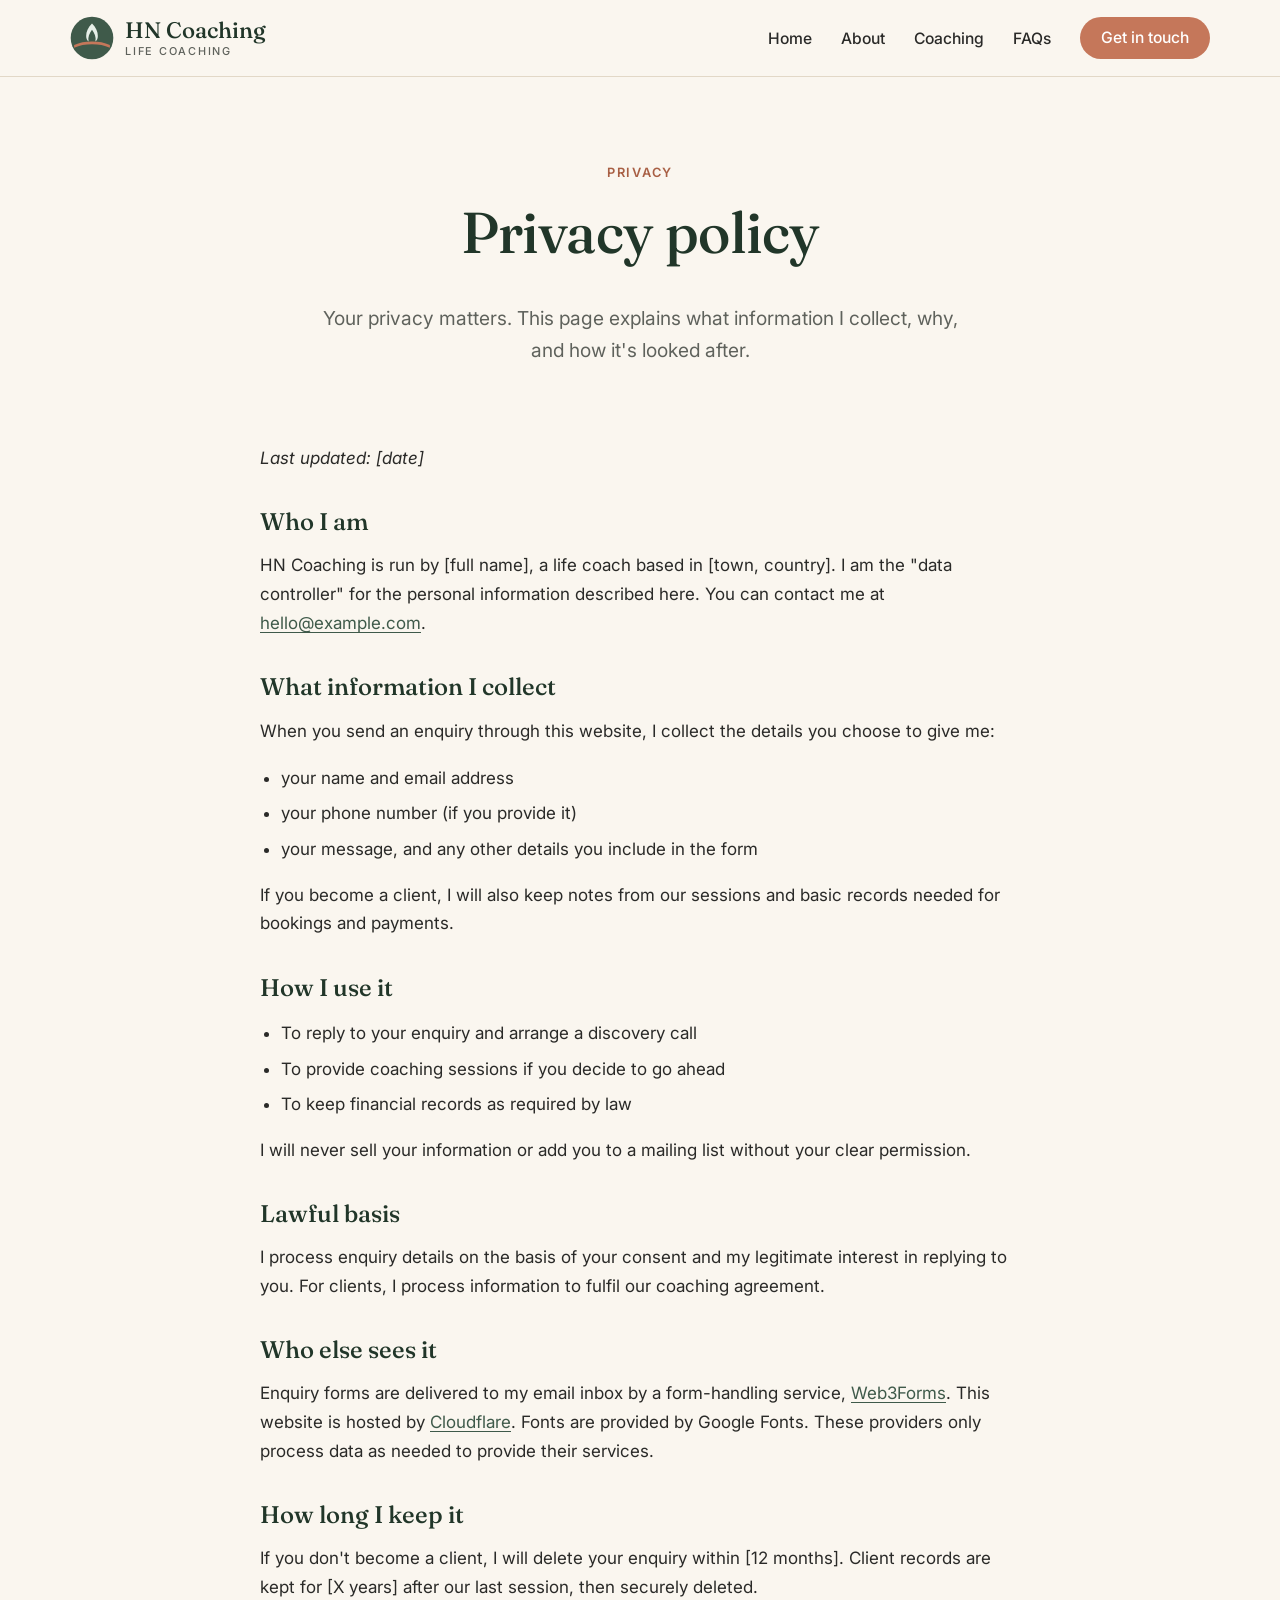
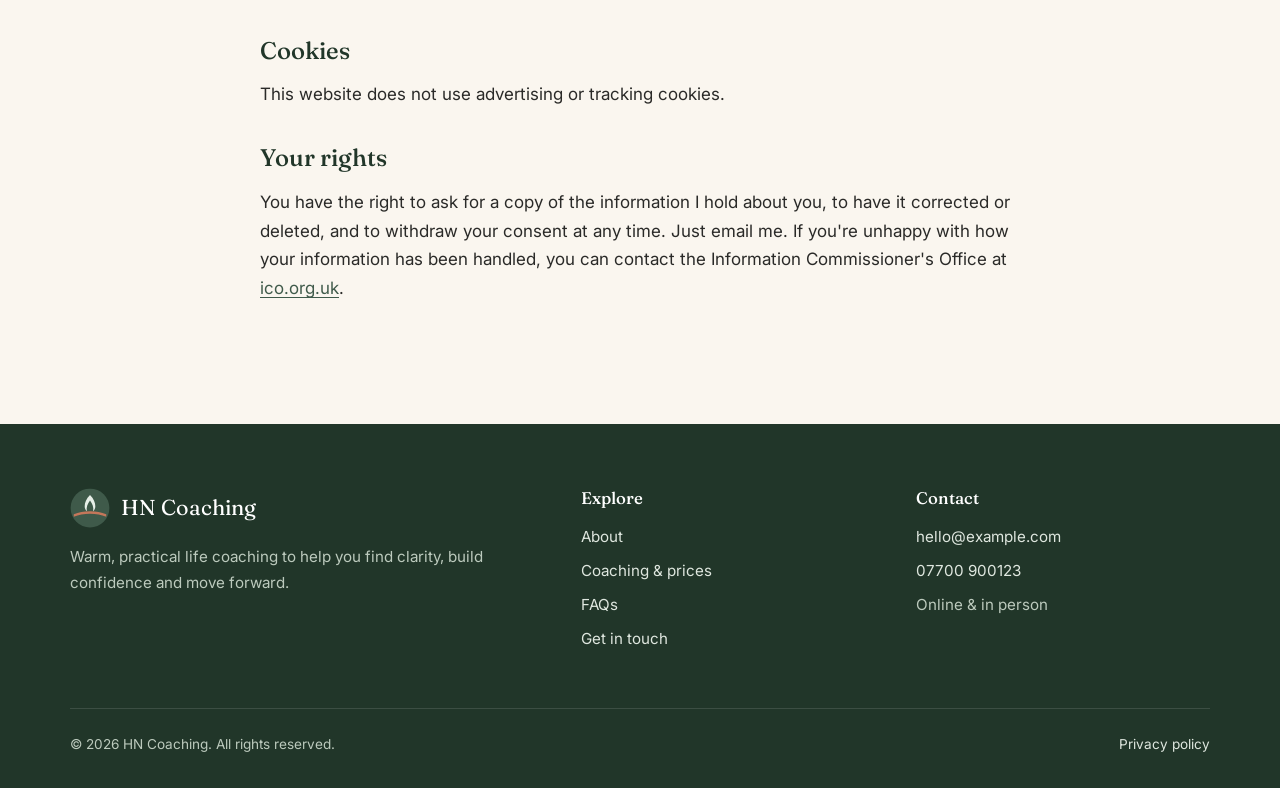
<file: privacy.html>
<!DOCTYPE html>
<html lang="en-GB">
<head>
  <meta charset="UTF-8">
  <meta name="viewport" content="width=device-width, initial-scale=1">
  <title>Privacy Policy | HN Coaching</title>
  <meta name="description" content="How HN Coaching collects, uses and protects your personal information.">
  <meta property="og:title" content="Privacy Policy | HN Coaching">
  <meta property="og:description" content="How HN Coaching collects, uses and protects your personal information.">
  <meta property="og:type" content="website">
  <link rel="icon" href="/assets/img/logo.svg" type="image/svg+xml">
  <link rel="preconnect" href="https://fonts.googleapis.com">
  <link rel="preconnect" href="https://fonts.gstatic.com" crossorigin>
  <link href="https://fonts.googleapis.com/css2?family=Fraunces:opsz,wght@9..144,400;9..144,500&family=Inter:wght@400;500;600&display=swap" rel="stylesheet">
  <link rel="stylesheet" href="/assets/css/styles.css">
  <script src="/assets/js/main.js" defer></script>
</head>
<body>
  <a class="skip-link" href="#main">Skip to content</a>

  <header class="site-header">
    <div class="container nav-wrap">
      <a class="brand" href="/">
        <img src="/assets/img/logo.svg" alt="" width="44" height="44">
        <span class="brand-name">HN Coaching<small>Life Coaching</small></span>
      </a>
      <button class="nav-toggle" aria-expanded="false" aria-controls="nav-menu" aria-label="Open menu">
        <svg viewBox="0 0 24 24" fill="none" stroke="currentColor" stroke-width="2" stroke-linecap="round"><line x1="3" y1="6" x2="21" y2="6"/><line x1="3" y1="12" x2="21" y2="12"/><line x1="3" y1="18" x2="21" y2="18"/></svg>
      </button>
      <ul class="nav-menu" id="nav-menu">
        <li><a href="/">Home</a></li>
        <li><a href="/about">About</a></li>
        <li><a href="/services">Coaching</a></li>
        <li><a href="/faq">FAQs</a></li>
        <li><a class="btn btn-primary" href="/contact">Get in touch</a></li>
      </ul>
    </div>
  </header>

  <main id="main">
    <section class="page-hero">
      <div class="container">
        <span class="eyebrow">Privacy</span>
        <h1>Privacy policy</h1>
        <p class="lead">Your privacy matters. This page explains what information I collect, why, and how it's looked after.</p>
      </div>
    </section>

    <section class="section" style="padding-top:0">
      <!-- This is a starting template, not legal advice. Review it and fill in the bracketed details before going live. -->
      <div class="container narrow prose">
        <p><em>Last updated: [date]</em></p>

        <h2>Who I am</h2>
        <p>HN Coaching is run by [full name], a life coach based in [town, country]. I am the "data controller" for the personal information described here. You can contact me at <a href="mailto:hello@example.com">hello@example.com</a>.</p>

        <h2>What information I collect</h2>
        <p>When you send an enquiry through this website, I collect the details you choose to give me:</p>
        <ul>
          <li>your name and email address</li>
          <li>your phone number (if you provide it)</li>
          <li>your message, and any other details you include in the form</li>
        </ul>
        <p>If you become a client, I will also keep notes from our sessions and basic records needed for bookings and payments.</p>

        <h2>How I use it</h2>
        <ul>
          <li>To reply to your enquiry and arrange a discovery call</li>
          <li>To provide coaching sessions if you decide to go ahead</li>
          <li>To keep financial records as required by law</li>
        </ul>
        <p>I will never sell your information or add you to a mailing list without your clear permission.</p>

        <h2>Lawful basis</h2>
        <p>I process enquiry details on the basis of your consent and my legitimate interest in replying to you. For clients, I process information to fulfil our coaching agreement.</p>

        <h2>Who else sees it</h2>
        <p>Enquiry forms are delivered to my email inbox by a form-handling service, <a href="https://web3forms.com/privacy" rel="noopener">Web3Forms</a>. This website is hosted by <a href="https://www.cloudflare.com/privacypolicy/" rel="noopener">Cloudflare</a>. Fonts are provided by Google Fonts. These providers only process data as needed to provide their services.</p>

        <h2>How long I keep it</h2>
        <p>If you don't become a client, I will delete your enquiry within [12 months]. Client records are kept for [X years] after our last session, then securely deleted.</p>

        <h2>Cookies</h2>
        <p>This website does not use advertising or tracking cookies.</p>

        <h2>Your rights</h2>
        <p>You have the right to ask for a copy of the information I hold about you, to have it corrected or deleted, and to withdraw your consent at any time. Just email me. If you're unhappy with how your information has been handled, you can contact the Information Commissioner's Office at <a href="https://ico.org.uk" rel="noopener">ico.org.uk</a>.</p>
      </div>
    </section>
  </main>

  <footer class="site-footer">
    <div class="container">
      <div class="footer-grid">
        <div>
          <div class="footer-brand">
            <img src="/assets/img/logo.svg" alt="" width="40" height="40">
            <span>HN Coaching</span>
          </div>
          <p>Warm, practical life coaching to help you find clarity, build confidence and move forward.</p>
        </div>
        <div>
          <h4>Explore</h4>
          <ul>
            <li><a href="/about">About</a></li>
            <li><a href="/services">Coaching &amp; prices</a></li>
            <li><a href="/faq">FAQs</a></li>
            <li><a href="/contact">Get in touch</a></li>
          </ul>
        </div>
        <div>
          <h4>Contact</h4>
          <ul>
            <li><a href="mailto:hello@example.com">hello@example.com</a></li>
            <li><a href="tel:+447700900123">07700 900123</a></li>
            <li>Online &amp; in person</li>
          </ul>
        </div>
      </div>
      <div class="footer-bottom">
        <span>&copy; <span data-year>2026</span> HN Coaching. All rights reserved.</span>
        <a href="/privacy">Privacy policy</a>
      </div>
    </div>
  </footer>
</body>
</html>
</file>
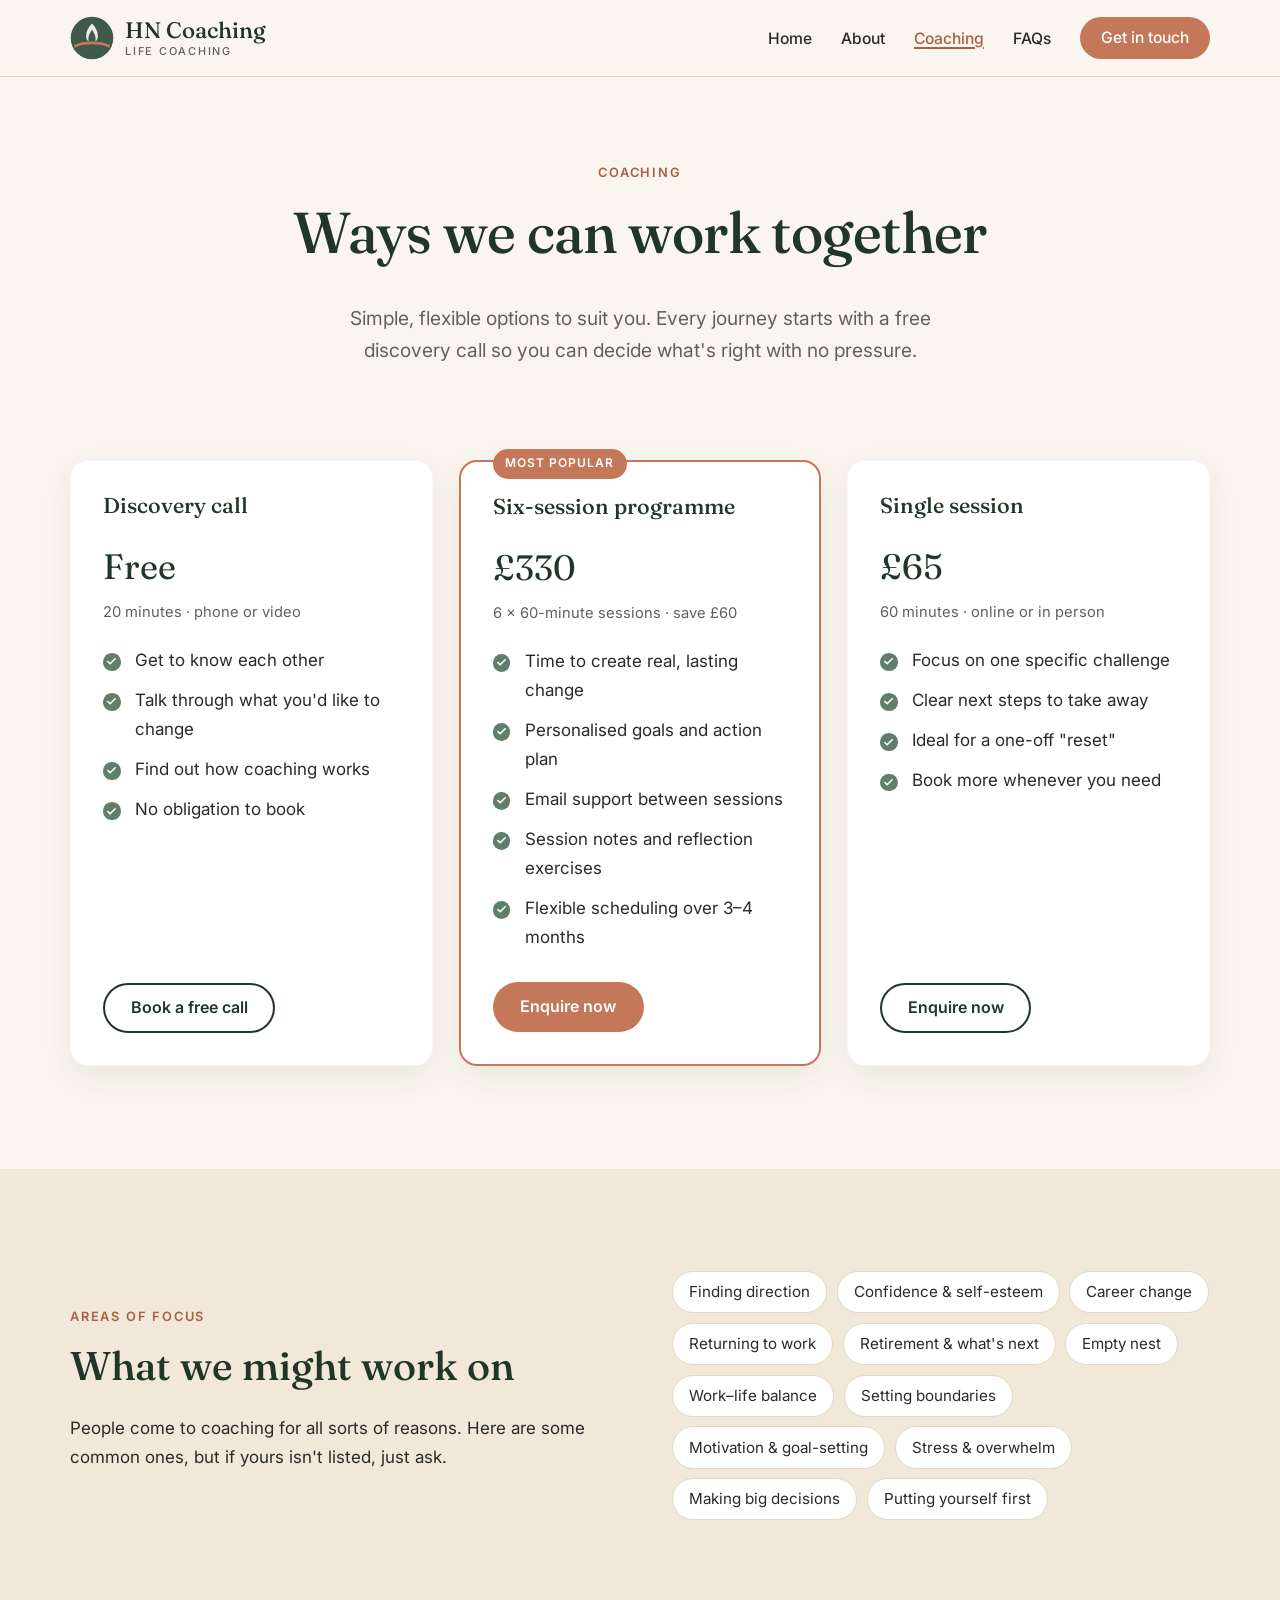
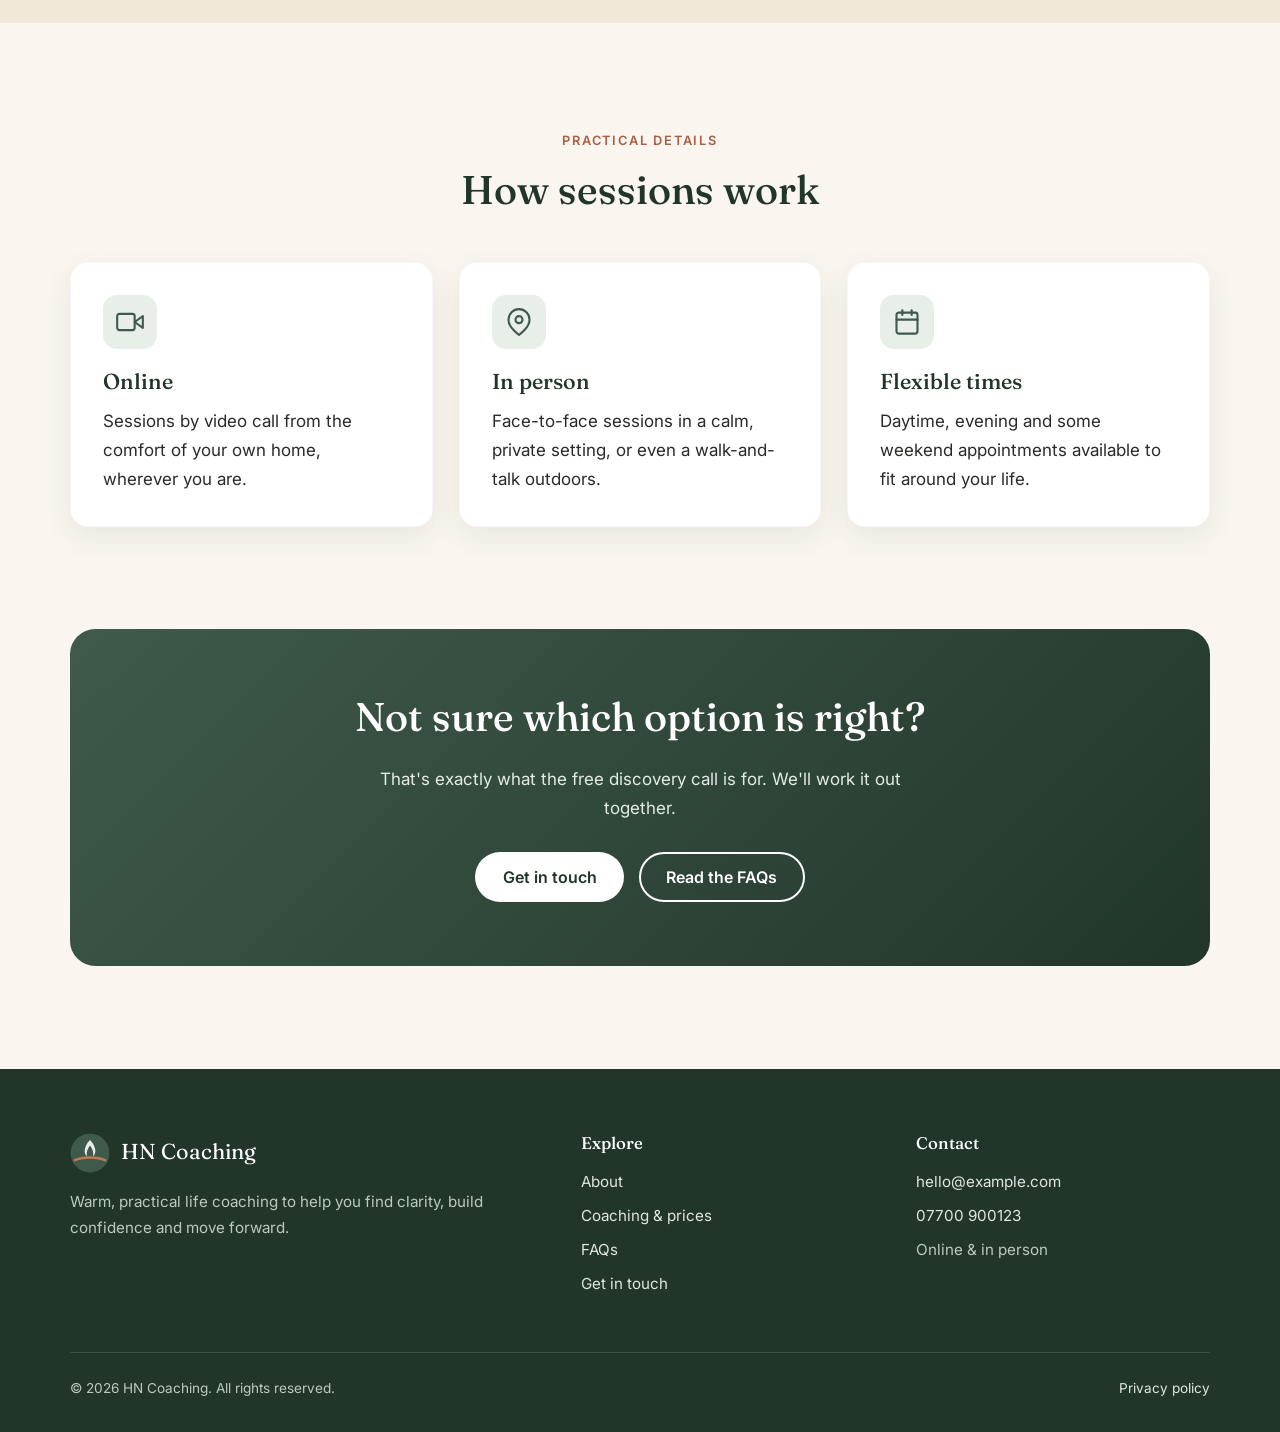
<file: services.html>
<!DOCTYPE html>
<html lang="en-GB">
<head>
  <meta charset="UTF-8">
  <meta name="viewport" content="width=device-width, initial-scale=1">
  <title>Coaching &amp; Prices | HN Coaching</title>
  <meta name="description" content="Life coaching packages from HN Coaching, from a free discovery call to single sessions and six-session programmes. Online or in person.">
  <meta property="og:title" content="Coaching &amp; Prices | HN Coaching">
  <meta property="og:description" content="Life coaching packages from HN Coaching, from a free discovery call to single sessions and six-session programmes. Online or in person.">
  <meta property="og:type" content="website">
  <link rel="icon" href="/assets/img/logo.svg" type="image/svg+xml">
  <link rel="preconnect" href="https://fonts.googleapis.com">
  <link rel="preconnect" href="https://fonts.gstatic.com" crossorigin>
  <link href="https://fonts.googleapis.com/css2?family=Fraunces:opsz,wght@9..144,400;9..144,500&family=Inter:wght@400;500;600&display=swap" rel="stylesheet">
  <link rel="stylesheet" href="/assets/css/styles.css">
  <script src="/assets/js/main.js" defer></script>
</head>
<body>
  <a class="skip-link" href="#main">Skip to content</a>

  <header class="site-header">
    <div class="container nav-wrap">
      <a class="brand" href="/">
        <img src="/assets/img/logo.svg" alt="" width="44" height="44">
        <span class="brand-name">HN Coaching<small>Life Coaching</small></span>
      </a>
      <button class="nav-toggle" aria-expanded="false" aria-controls="nav-menu" aria-label="Open menu">
        <svg viewBox="0 0 24 24" fill="none" stroke="currentColor" stroke-width="2" stroke-linecap="round"><line x1="3" y1="6" x2="21" y2="6"/><line x1="3" y1="12" x2="21" y2="12"/><line x1="3" y1="18" x2="21" y2="18"/></svg>
      </button>
      <ul class="nav-menu" id="nav-menu">
        <li><a href="/">Home</a></li>
        <li><a href="/about">About</a></li>
        <li><a href="/services" aria-current="page">Coaching</a></li>
        <li><a href="/faq">FAQs</a></li>
        <li><a class="btn btn-primary" href="/contact">Get in touch</a></li>
      </ul>
    </div>
  </header>

  <main id="main">
    <section class="page-hero">
      <div class="container">
        <span class="eyebrow">Coaching</span>
        <h1>Ways we can work together</h1>
        <p class="lead">Simple, flexible options to suit you. Every journey starts with a free discovery call so you can decide what's right with no pressure.</p>
      </div>
    </section>

    <section class="section" style="padding-top:1rem">
      <div class="container">
        <!-- Prices are placeholders: update to your real prices -->
        <div class="grid grid-3">
          <article class="card package reveal">
            <h3>Discovery call</h3>
            <p class="price">Free</p>
            <p class="price-note">20 minutes · phone or video</p>
            <ul class="check-list">
              <li>Get to know each other</li>
              <li>Talk through what you'd like to change</li>
              <li>Find out how coaching works</li>
              <li>No obligation to book</li>
            </ul>
            <a class="btn btn-outline" href="/contact?package=discovery">Book a free call</a>
          </article>

          <article class="card package featured reveal">
            <span class="badge">Most popular</span>
            <h3>Six-session programme</h3>
            <p class="price">£330</p>
            <p class="price-note">6 × 60-minute sessions · save £60</p>
            <ul class="check-list">
              <li>Time to create real, lasting change</li>
              <li>Personalised goals and action plan</li>
              <li>Email support between sessions</li>
              <li>Session notes and reflection exercises</li>
              <li>Flexible scheduling over 3–4 months</li>
            </ul>
            <a class="btn btn-primary" href="/contact?package=programme">Enquire now</a>
          </article>

          <article class="card package reveal">
            <h3>Single session</h3>
            <p class="price">£65</p>
            <p class="price-note">60 minutes · online or in person</p>
            <ul class="check-list">
              <li>Focus on one specific challenge</li>
              <li>Clear next steps to take away</li>
              <li>Ideal for a one-off "reset"</li>
              <li>Book more whenever you need</li>
            </ul>
            <a class="btn btn-outline" href="/contact?package=single">Enquire now</a>
          </article>
        </div>
      </div>
    </section>

    <section class="section section-sand">
      <div class="container split">
        <div class="reveal">
          <span class="eyebrow">Areas of focus</span>
          <h2>What we might work on</h2>
          <p>People come to coaching for all sorts of reasons. Here are some common ones, but if yours isn't listed, just ask.</p>
        </div>
        <ul class="pill-list reveal">
          <li>Finding direction</li>
          <li>Confidence &amp; self-esteem</li>
          <li>Career change</li>
          <li>Returning to work</li>
          <li>Retirement &amp; what's next</li>
          <li>Empty nest</li>
          <li>Work–life balance</li>
          <li>Setting boundaries</li>
          <li>Motivation &amp; goal-setting</li>
          <li>Stress &amp; overwhelm</li>
          <li>Making big decisions</li>
          <li>Putting yourself first</li>
        </ul>
      </div>
    </section>

    <section class="section">
      <div class="container">
        <div class="section-head reveal">
          <span class="eyebrow">Practical details</span>
          <h2>How sessions work</h2>
        </div>
        <div class="grid grid-3">
          <div class="card reveal">
            <div class="card-icon"><svg viewBox="0 0 24 24" fill="none" stroke="currentColor" stroke-width="1.8" stroke-linecap="round" stroke-linejoin="round"><polygon points="23 7 16 12 23 17 23 7"/><rect x="1" y="5" width="15" height="14" rx="2"/></svg></div>
            <h3>Online</h3>
            <p>Sessions by video call from the comfort of your own home, wherever you are.</p>
          </div>
          <div class="card reveal">
            <div class="card-icon"><svg viewBox="0 0 24 24" fill="none" stroke="currentColor" stroke-width="1.8" stroke-linecap="round" stroke-linejoin="round"><path d="M21 10c0 7-9 13-9 13s-9-6-9-13a9 9 0 0 1 18 0z"/><circle cx="12" cy="10" r="3"/></svg></div>
            <h3>In person</h3>
            <p>Face-to-face sessions in a calm, private setting, or even a walk-and-talk outdoors.</p>
          </div>
          <div class="card reveal">
            <div class="card-icon"><svg viewBox="0 0 24 24" fill="none" stroke="currentColor" stroke-width="1.8" stroke-linecap="round" stroke-linejoin="round"><rect x="3" y="4" width="18" height="18" rx="2"/><line x1="16" y1="2" x2="16" y2="6"/><line x1="8" y1="2" x2="8" y2="6"/><line x1="3" y1="10" x2="21" y2="10"/></svg></div>
            <h3>Flexible times</h3>
            <p>Daytime, evening and some weekend appointments available to fit around your life.</p>
          </div>
        </div>
      </div>
    </section>

    <section class="section" style="padding-top:0">
      <div class="container">
        <div class="cta-band reveal">
          <h2>Not sure which option is right?</h2>
          <p>That's exactly what the free discovery call is for. We'll work it out together.</p>
          <div class="btn-row">
            <a class="btn btn-light" href="/contact">Get in touch</a>
            <a class="btn btn-outline" style="border-color:#fff;color:#fff" href="/faq">Read the FAQs</a>
          </div>
        </div>
      </div>
    </section>
  </main>

  <footer class="site-footer">
    <div class="container">
      <div class="footer-grid">
        <div>
          <div class="footer-brand">
            <img src="/assets/img/logo.svg" alt="" width="40" height="40">
            <span>HN Coaching</span>
          </div>
          <p>Warm, practical life coaching to help you find clarity, build confidence and move forward.</p>
        </div>
        <div>
          <h4>Explore</h4>
          <ul>
            <li><a href="/about">About</a></li>
            <li><a href="/services">Coaching &amp; prices</a></li>
            <li><a href="/faq">FAQs</a></li>
            <li><a href="/contact">Get in touch</a></li>
          </ul>
        </div>
        <div>
          <h4>Contact</h4>
          <ul>
            <li><a href="mailto:hello@example.com">hello@example.com</a></li>
            <li><a href="tel:+447700900123">07700 900123</a></li>
            <li>Online &amp; in person</li>
          </ul>
        </div>
      </div>
      <div class="footer-bottom">
        <span>&copy; <span data-year>2026</span> HN Coaching. All rights reserved.</span>
        <a href="/privacy">Privacy policy</a>
      </div>
    </div>
  </footer>
</body>
</html>
</file>
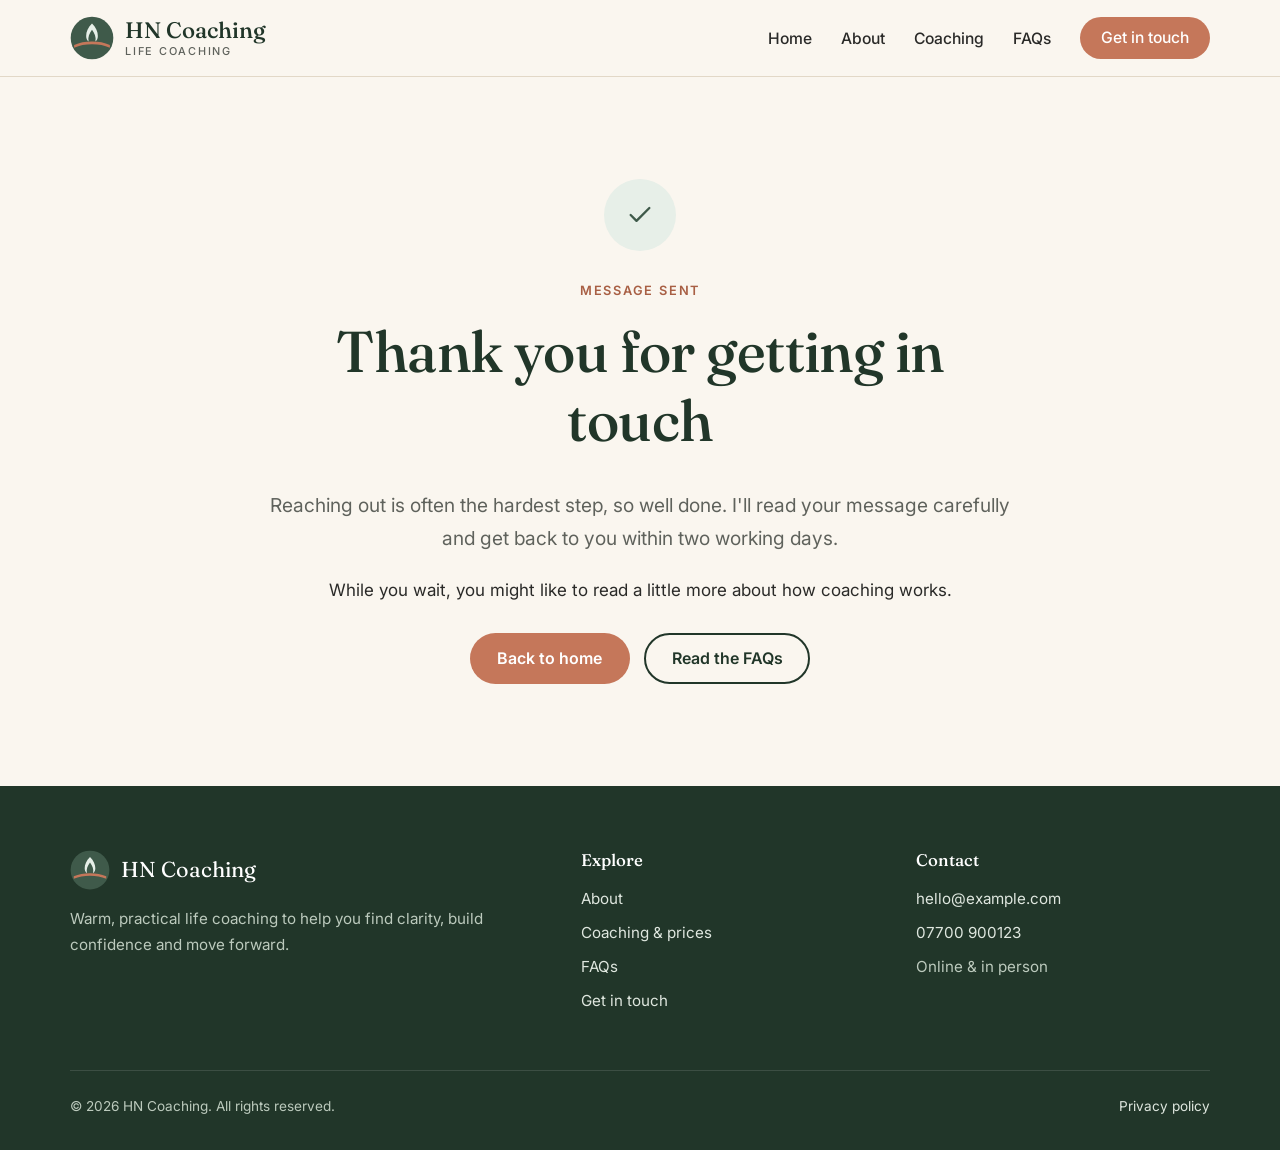
<file: thank-you.html>
<!DOCTYPE html>
<html lang="en-GB">
<head>
  <meta charset="UTF-8">
  <meta name="robots" content="noindex">
  <meta name="viewport" content="width=device-width, initial-scale=1">
  <title>Thank You | HN Coaching</title>
  <meta name="description" content="Thank you for your enquiry.">
  <meta property="og:title" content="Thank You | HN Coaching">
  <meta property="og:description" content="Thank you for your enquiry.">
  <meta property="og:type" content="website">
  <link rel="icon" href="/assets/img/logo.svg" type="image/svg+xml">
  <link rel="preconnect" href="https://fonts.googleapis.com">
  <link rel="preconnect" href="https://fonts.gstatic.com" crossorigin>
  <link href="https://fonts.googleapis.com/css2?family=Fraunces:opsz,wght@9..144,400;9..144,500&family=Inter:wght@400;500;600&display=swap" rel="stylesheet">
  <link rel="stylesheet" href="/assets/css/styles.css">
  <script src="/assets/js/main.js" defer></script>
</head>
<body>
  <a class="skip-link" href="#main">Skip to content</a>

  <header class="site-header">
    <div class="container nav-wrap">
      <a class="brand" href="/">
        <img src="/assets/img/logo.svg" alt="" width="44" height="44">
        <span class="brand-name">HN Coaching<small>Life Coaching</small></span>
      </a>
      <button class="nav-toggle" aria-expanded="false" aria-controls="nav-menu" aria-label="Open menu">
        <svg viewBox="0 0 24 24" fill="none" stroke="currentColor" stroke-width="2" stroke-linecap="round"><line x1="3" y1="6" x2="21" y2="6"/><line x1="3" y1="12" x2="21" y2="12"/><line x1="3" y1="18" x2="21" y2="18"/></svg>
      </button>
      <ul class="nav-menu" id="nav-menu">
        <li><a href="/">Home</a></li>
        <li><a href="/about">About</a></li>
        <li><a href="/services">Coaching</a></li>
        <li><a href="/faq">FAQs</a></li>
        <li><a class="btn btn-primary" href="/contact">Get in touch</a></li>
      </ul>
    </div>
  </header>

  <main id="main">
    <section class="section">
      <div class="container narrow center">
        <div class="card-icon" style="margin:0 auto 1.5rem;width:72px;height:72px;border-radius:50%">
          <svg viewBox="0 0 24 24" fill="none" stroke="currentColor" stroke-width="2" stroke-linecap="round" stroke-linejoin="round"><polyline points="20 6 9 17 4 12"/></svg>
        </div>
        <span class="eyebrow">Message sent</span>
        <h1>Thank you for getting in touch</h1>
        <p class="lead">Reaching out is often the hardest step, so well done. I'll read your message carefully and get back to you within two working days.</p>
        <p>While you wait, you might like to read a little more about how coaching works.</p>
        <div class="btn-row" style="justify-content:center">
          <a class="btn btn-primary" href="/">Back to home</a>
          <a class="btn btn-outline" href="/faq">Read the FAQs</a>
        </div>
      </div>
    </section>
  </main>

  <footer class="site-footer">
    <div class="container">
      <div class="footer-grid">
        <div>
          <div class="footer-brand">
            <img src="/assets/img/logo.svg" alt="" width="40" height="40">
            <span>HN Coaching</span>
          </div>
          <p>Warm, practical life coaching to help you find clarity, build confidence and move forward.</p>
        </div>
        <div>
          <h4>Explore</h4>
          <ul>
            <li><a href="/about">About</a></li>
            <li><a href="/services">Coaching &amp; prices</a></li>
            <li><a href="/faq">FAQs</a></li>
            <li><a href="/contact">Get in touch</a></li>
          </ul>
        </div>
        <div>
          <h4>Contact</h4>
          <ul>
            <li><a href="mailto:hello@example.com">hello@example.com</a></li>
            <li><a href="tel:+447700900123">07700 900123</a></li>
            <li>Online &amp; in person</li>
          </ul>
        </div>
      </div>
      <div class="footer-bottom">
        <span>&copy; <span data-year>2026</span> HN Coaching. All rights reserved.</span>
        <a href="/privacy">Privacy policy</a>
      </div>
    </div>
  </footer>
</body>
</html>
</file>
<file: assets/css/styles.css>
/* ==========================================================================
   HN Coaching — main stylesheet
   Change the colours / fonts in :root to re-theme the whole site.
   ========================================================================== */

:root {
  --sage: #5f7f6b;
  --sage-dark: #3f5a4a;
  --forest: #213629;
  --cream: #faf6ef;
  --sand: #f1e8da;
  --clay: #c5775a;
  --clay-dark: #a85f44;
  --ink: #2a2a28;
  --muted: #5f625c;
  --white: #ffffff;
  --line: #e2d8c7;

  --font-display: "Fraunces", Georgia, "Times New Roman", serif;
  --font-body: "Inter", system-ui, -apple-system, "Segoe UI", Roboto, sans-serif;

  --radius: 18px;
  --radius-sm: 10px;
  --shadow: 0 10px 30px rgba(33, 54, 41, 0.08);
  --max: 1140px;
}

*,
*::before,
*::after { box-sizing: border-box; }

html { scroll-behavior: smooth; }

body {
  margin: 0;
  font-family: var(--font-body);
  font-size: 1.0625rem;
  line-height: 1.7;
  color: var(--ink);
  background: var(--cream);
  -webkit-font-smoothing: antialiased;
}

img, svg { max-width: 100%; display: block; }

a { color: var(--sage-dark); text-underline-offset: 3px; }
a:hover { color: var(--clay-dark); }

h1, h2, h3, h4 {
  font-family: var(--font-display);
  font-weight: 500;
  line-height: 1.2;
  color: var(--forest);
  margin: 0 0 0.6em;
}
h1 { font-size: clamp(2.3rem, 5vw, 3.6rem); letter-spacing: -0.01em; }
h2 { font-size: clamp(1.8rem, 3.5vw, 2.5rem); }
h3 { font-size: 1.35rem; }
p { margin: 0 0 1.1em; }

.container { width: min(100% - 2.5rem, var(--max)); margin-inline: auto; }
.narrow { max-width: 760px; }
.center { text-align: center; }
.center .narrow, .narrow.center { margin-inline: auto; }

.eyebrow {
  display: inline-block;
  font-size: 0.8rem;
  font-weight: 600;
  letter-spacing: 0.14em;
  text-transform: uppercase;
  color: var(--clay-dark);
  margin-bottom: 0.9rem;
}
.lead { font-size: 1.2rem; color: var(--muted); }

.skip-link {
  position: absolute; left: -999px; top: 0;
  background: var(--forest); color: var(--white); padding: 0.6rem 1rem; z-index: 100;
}
.skip-link:focus { left: 1rem; top: 1rem; }

:focus-visible { outline: 3px solid var(--clay); outline-offset: 3px; }

/* ---------- Buttons ---------- */
.btn {
  display: inline-flex; align-items: center; gap: 0.5rem;
  padding: 0.85rem 1.6rem;
  border-radius: 999px;
  border: 2px solid transparent;
  font: 600 1rem/1.2 var(--font-body);
  text-decoration: none;
  cursor: pointer;
  transition: background 0.2s, color 0.2s, transform 0.2s, border-color 0.2s;
}
.btn:hover { transform: translateY(-2px); }
.btn-primary { background: var(--clay); color: var(--white); }
.btn-primary:hover { background: var(--clay-dark); color: var(--white); }
.btn-outline { border-color: var(--forest); color: var(--forest); background: transparent; }
.btn-outline:hover { background: var(--forest); color: var(--white); }
.btn-light { background: var(--white); color: var(--forest); }
.btn-light:hover { background: var(--sand); color: var(--forest); }
.btn-row { display: flex; flex-wrap: wrap; gap: 0.9rem; margin-top: 1.8rem; }

/* ---------- Header / nav ---------- */
.site-header {
  position: sticky; top: 0; z-index: 50;
  background: rgba(250, 246, 239, 0.92);
  backdrop-filter: blur(8px);
  border-bottom: 1px solid var(--line);
}
.nav-wrap { display: flex; align-items: center; justify-content: space-between; min-height: 76px; }

.brand { display: flex; align-items: center; gap: 0.7rem; text-decoration: none; color: var(--forest); }
.brand img { width: 44px; height: 44px; }
.brand-name { font-family: var(--font-display); font-size: 1.4rem; font-weight: 500; line-height: 1; }
.brand-name small {
  display: block; margin-top: 4px;
  font-family: var(--font-body); font-size: 0.68rem;
  letter-spacing: 0.16em; text-transform: uppercase; color: var(--muted);
}

.nav-menu { display: flex; align-items: center; gap: 1.8rem; list-style: none; margin: 0; padding: 0; }
.nav-menu a { text-decoration: none; color: var(--ink); font-weight: 500; font-size: 0.98rem; }
.nav-menu a:hover, .nav-menu a[aria-current="page"] { color: var(--clay-dark); }
.nav-menu a[aria-current="page"] { text-decoration: underline; text-decoration-thickness: 2px; }
.nav-menu .btn,
.nav-menu .btn[aria-current="page"] { padding: 0.6rem 1.2rem; color: var(--white); text-decoration: none; }

.nav-toggle {
  display: none;
  background: none; border: 0; padding: 0.5rem; cursor: pointer; color: var(--forest);
}
.nav-toggle svg { width: 28px; height: 28px; }

@media (max-width: 860px) {
  .nav-toggle { display: block; }
  .nav-menu {
    position: absolute; top: 100%; left: 0; right: 0;
    flex-direction: column; align-items: stretch; gap: 0;
    background: var(--cream); border-bottom: 1px solid var(--line);
    padding: 0.5rem 1.25rem 1.25rem;
    display: none;
  }
  .nav-menu.open { display: flex; }
  .nav-menu li a { display: block; padding: 0.8rem 0; border-bottom: 1px solid var(--line); }
  .nav-menu li:last-child a { margin-top: 1rem; border: 0; justify-content: center; }
}

/* ---------- Sections ---------- */
.section { padding: clamp(4rem, 8vw, 6.5rem) 0; }
.section-sand { background: var(--sand); }
.section-forest { background: var(--forest); color: #dfe7df; }
.section-forest h2, .section-forest h3 { color: var(--white); }
.section-head { max-width: 680px; margin: 0 auto 3rem; text-align: center; }

/* ---------- Hero ---------- */
.hero { position: relative; overflow: hidden; padding: clamp(3.5rem, 8vw, 6rem) 0 clamp(4rem, 9vw, 7rem); }
.hero-grid { display: grid; grid-template-columns: 1.1fr 0.9fr; gap: 3rem; align-items: center; }
.hero-art { position: relative; }
.hero-art svg { width: 100%; height: auto; }
.hero-note {
  display: flex; align-items: center; gap: 0.6rem; margin-top: 1.5rem;
  font-size: 0.95rem; color: var(--muted);
}
.hero-note svg { width: 20px; height: 20px; color: var(--sage); flex: none; }

@media (max-width: 860px) {
  .hero-grid { grid-template-columns: 1fr; }
  .hero-art { max-width: 380px; margin: 0 auto; order: -1; }
}

/* Page hero (inner pages) */
.page-hero { padding: clamp(3rem, 7vw, 5rem) 0 clamp(2.5rem, 5vw, 3.5rem); text-align: center; }
.page-hero p { max-width: 640px; margin-inline: auto; }

/* ---------- Grids & cards ---------- */
.grid { display: grid; gap: 1.6rem; }
.grid-2 { grid-template-columns: repeat(2, 1fr); }
.grid-3 { grid-template-columns: repeat(3, 1fr); }
@media (max-width: 960px) { .grid-3 { grid-template-columns: repeat(2, 1fr); } }
@media (max-width: 680px) { .grid-2, .grid-3 { grid-template-columns: 1fr; } }

.card {
  background: var(--white);
  border-radius: var(--radius);
  padding: 2rem;
  box-shadow: var(--shadow);
  border: 1px solid rgba(0, 0, 0, 0.03);
}
.card p:last-child { margin-bottom: 0; }
.card-icon {
  width: 54px; height: 54px; border-radius: 14px;
  display: grid; place-items: center;
  background: #e7efe8; color: var(--sage-dark); margin-bottom: 1.2rem;
}
.card-icon svg { width: 28px; height: 28px; }

.check-list { list-style: none; padding: 0; margin: 0 0 1.2rem; }
.check-list li { position: relative; padding-left: 2rem; margin-bottom: 0.7rem; }
.check-list li::before {
  content: ""; position: absolute; left: 0; top: 0.45em;
  width: 1.1rem; height: 1.1rem; border-radius: 50%;
  background: var(--sage) url("data:image/svg+xml,%3Csvg xmlns='http://www.w3.org/2000/svg' viewBox='0 0 24 24' fill='none' stroke='white' stroke-width='3.5' stroke-linecap='round' stroke-linejoin='round'%3E%3Cpolyline points='20 6 9 17 4 12'/%3E%3C/svg%3E") center / 65% no-repeat;
}

/* Two-column feature split */
.split { display: grid; grid-template-columns: 1fr 1fr; gap: clamp(2rem, 5vw, 4.5rem); align-items: center; }
@media (max-width: 860px) { .split { grid-template-columns: 1fr; } }

/* "Sound familiar?" feelings list */
.feelings { display: grid; grid-template-columns: repeat(2, 1fr); gap: 1rem; }
.feelings div {
  background: var(--white); border-radius: var(--radius-sm); padding: 1.1rem 1.3rem;
  border-left: 4px solid var(--clay); font-weight: 500; box-shadow: var(--shadow);
}
@media (max-width: 560px) { .feelings { grid-template-columns: 1fr; } }

/* Steps */
.steps { counter-reset: step; }
.step { position: relative; padding-top: 3.8rem; }
.step::before {
  counter-increment: step; content: counter(step);
  position: absolute; top: 0; left: 0;
  width: 2.8rem; height: 2.8rem; border-radius: 50%;
  display: grid; place-items: center;
  font-family: var(--font-display); font-size: 1.3rem;
  background: var(--clay); color: var(--white);
}
.section-forest .step p { color: #c9d4ca; }

/* Testimonials */
.quote {
  margin: 0;
  background: var(--white); border-radius: var(--radius); padding: 2rem; box-shadow: var(--shadow);
  display: flex; flex-direction: column;
}
.quote blockquote {
  margin: 0 0 1.4rem; font-family: var(--font-display); font-size: 1.15rem; line-height: 1.55; color: var(--forest);
}
.quote blockquote::before { content: "\201C"; display: block; font-size: 3rem; line-height: 0.8; color: var(--clay); }
.quote cite { margin-top: auto; font-style: normal; font-weight: 600; font-size: 0.95rem; }
.quote cite span { display: block; font-weight: 400; color: var(--muted); }

/* CTA band */
.cta-band {
  background: linear-gradient(135deg, var(--sage-dark), var(--forest));
  color: #e4ece4; border-radius: calc(var(--radius) * 1.4);
  padding: clamp(2.5rem, 6vw, 4rem); text-align: center;
  position: relative; overflow: hidden;
}
.cta-band h2 { color: var(--white); }
.cta-band p { max-width: 560px; margin-inline: auto; }
.cta-band .btn-row { justify-content: center; }

/* Portrait placeholder */
.portrait {
  aspect-ratio: 4 / 5; border-radius: var(--radius);
  background: linear-gradient(160deg, #dfe8df, var(--sand));
  display: grid; place-items: center; overflow: hidden; position: relative;
}
.portrait span {
  font-family: var(--font-display); font-size: 5rem; color: var(--sage-dark); opacity: 0.55;
}
.portrait small {
  position: absolute; bottom: 1rem; left: 0; right: 0; text-align: center;
  font-size: 0.8rem; color: var(--muted); letter-spacing: 0.05em;
}

/* Values */
.value { border-top: 2px solid var(--clay); padding-top: 1.2rem; }

/* Pricing / packages */
.package { display: flex; flex-direction: column; }
.package .price { font-family: var(--font-display); font-size: 2.2rem; color: var(--forest); margin: 0.3rem 0 0.2rem; }
.package .price-note { color: var(--muted); font-size: 0.92rem; margin-bottom: 1.3rem; }
.package .btn { margin-top: auto; align-self: flex-start; }
.package.featured { border: 2px solid var(--clay); position: relative; }
.badge {
  position: absolute; top: -0.85rem; left: 2rem;
  background: var(--clay); color: var(--white);
  font-size: 0.75rem; font-weight: 600; letter-spacing: 0.08em; text-transform: uppercase;
  padding: 0.3rem 0.8rem; border-radius: 999px;
}

.pill-list { display: flex; flex-wrap: wrap; gap: 0.6rem; list-style: none; padding: 0; margin: 0; }
.pill-list li {
  background: var(--white); border: 1px solid var(--line); border-radius: 999px;
  padding: 0.45rem 1rem; font-size: 0.95rem;
}

/* ---------- FAQ ---------- */
.faq { max-width: 800px; margin: 0 auto; }
.faq details {
  background: var(--white); border-radius: var(--radius-sm); margin-bottom: 0.9rem;
  box-shadow: var(--shadow); overflow: hidden;
}
.faq summary {
  list-style: none; cursor: pointer; padding: 1.2rem 3.2rem 1.2rem 1.5rem; position: relative;
  font-weight: 600; color: var(--forest);
}
.faq summary::-webkit-details-marker { display: none; }
.faq summary::after {
  content: "+"; position: absolute; right: 1.4rem; top: 50%; transform: translateY(-50%);
  font-size: 1.5rem; font-weight: 400; color: var(--clay);
}
.faq details[open] summary::after { content: "\2212"; }
.faq details > div { padding: 0 1.5rem 1.3rem; color: var(--muted); }
.faq details > div p:last-child { margin: 0; }
.faq h2 { margin-top: 2.5rem; font-size: 1.5rem; }
.faq h2:first-child { margin-top: 0; }

/* ---------- Forms ---------- */
.contact-grid { display: grid; grid-template-columns: 1.4fr 0.8fr; gap: 2.5rem; align-items: start; }
@media (max-width: 900px) { .contact-grid { grid-template-columns: 1fr; } }

.form-row { display: grid; grid-template-columns: 1fr 1fr; gap: 1.2rem; }
@media (max-width: 600px) { .form-row { grid-template-columns: 1fr; } }

.field { margin-bottom: 1.3rem; }
.field label, .field legend { display: block; font-weight: 600; margin-bottom: 0.4rem; font-size: 0.95rem; color: var(--forest); }
.field .optional { font-weight: 400; color: var(--muted); }
.field input[type="text"],
.field input[type="email"],
.field input[type="tel"],
.field select,
.field textarea {
  width: 100%; padding: 0.8rem 1rem;
  font: inherit; font-size: 1rem; color: var(--ink);
  background: var(--cream); border: 1.5px solid var(--line); border-radius: var(--radius-sm);
  transition: border-color 0.2s, background 0.2s;
}
.field input:focus, .field select:focus, .field textarea:focus {
  outline: none; border-color: var(--sage); background: var(--white);
}
.field textarea { min-height: 150px; resize: vertical; }
fieldset.field { border: 0; padding: 0; margin: 0 0 1.3rem; }
.radio-row { display: flex; flex-wrap: wrap; gap: 1.2rem; }
.radio-row label, .checkbox label { display: inline-flex; align-items: center; gap: 0.5rem; font-weight: 400; color: var(--ink); cursor: pointer; }
.checkbox label { align-items: flex-start; font-size: 0.95rem; }
.checkbox input { margin-top: 0.35rem; }
input[type="radio"], input[type="checkbox"] { accent-color: var(--sage); width: 1.1rem; height: 1.1rem; }
.hidden-field { position: absolute; left: -9999px; }

.form-status { margin-top: 1rem; padding: 1rem 1.2rem; border-radius: var(--radius-sm); display: none; }
.form-status.show { display: block; }
.form-status.error { background: #fbe9e3; color: #8a3a22; }
.form-status.success { background: #e5efe6; color: var(--sage-dark); }

.contact-aside .card + .card { margin-top: 1.4rem; }
.contact-item { display: flex; gap: 0.9rem; margin-bottom: 1.1rem; }
.contact-item svg { width: 22px; height: 22px; color: var(--sage); flex: none; margin-top: 0.3rem; }
.contact-item strong { display: block; color: var(--forest); }

/* ---------- Prose (privacy etc.) ---------- */
.prose h2 { font-size: 1.5rem; margin-top: 2.2rem; }
.prose ul { padding-left: 1.3rem; }
.prose li { margin-bottom: 0.4rem; }

/* ---------- Footer ---------- */
.site-footer { background: var(--forest); color: #bccabd; padding: 4rem 0 2rem; font-size: 0.95rem; }
.site-footer a { color: #dfe7df; text-decoration: none; }
.site-footer a:hover { color: var(--white); text-decoration: underline; }
.footer-grid { display: grid; grid-template-columns: 1.6fr 1fr 1fr; gap: 2.5rem; }
.footer-grid h4 { color: var(--white); font-size: 1.05rem; margin-bottom: 1rem; }
.footer-grid ul { list-style: none; padding: 0; margin: 0; }
.footer-grid li { margin-bottom: 0.5rem; }
.footer-brand { display: flex; align-items: center; gap: 0.7rem; margin-bottom: 1rem; }
.footer-brand img { width: 40px; height: 40px; }
.footer-brand span { font-family: var(--font-display); font-size: 1.35rem; color: var(--white); }
.footer-bottom {
  border-top: 1px solid rgba(255, 255, 255, 0.12); margin-top: 3rem; padding-top: 1.5rem;
  display: flex; flex-wrap: wrap; justify-content: space-between; gap: 1rem; font-size: 0.85rem;
}
@media (max-width: 760px) { .footer-grid { grid-template-columns: 1fr; } }

/* ---------- Motion ---------- */
.reveal { opacity: 0; transform: translateY(18px); transition: opacity 0.7s ease, transform 0.7s ease; }
.reveal.visible { opacity: 1; transform: none; }

@media (prefers-reduced-motion: reduce) {
  html { scroll-behavior: auto; }
  .reveal { opacity: 1; transform: none; transition: none; }
  .btn:hover { transform: none; }
}
</file>
